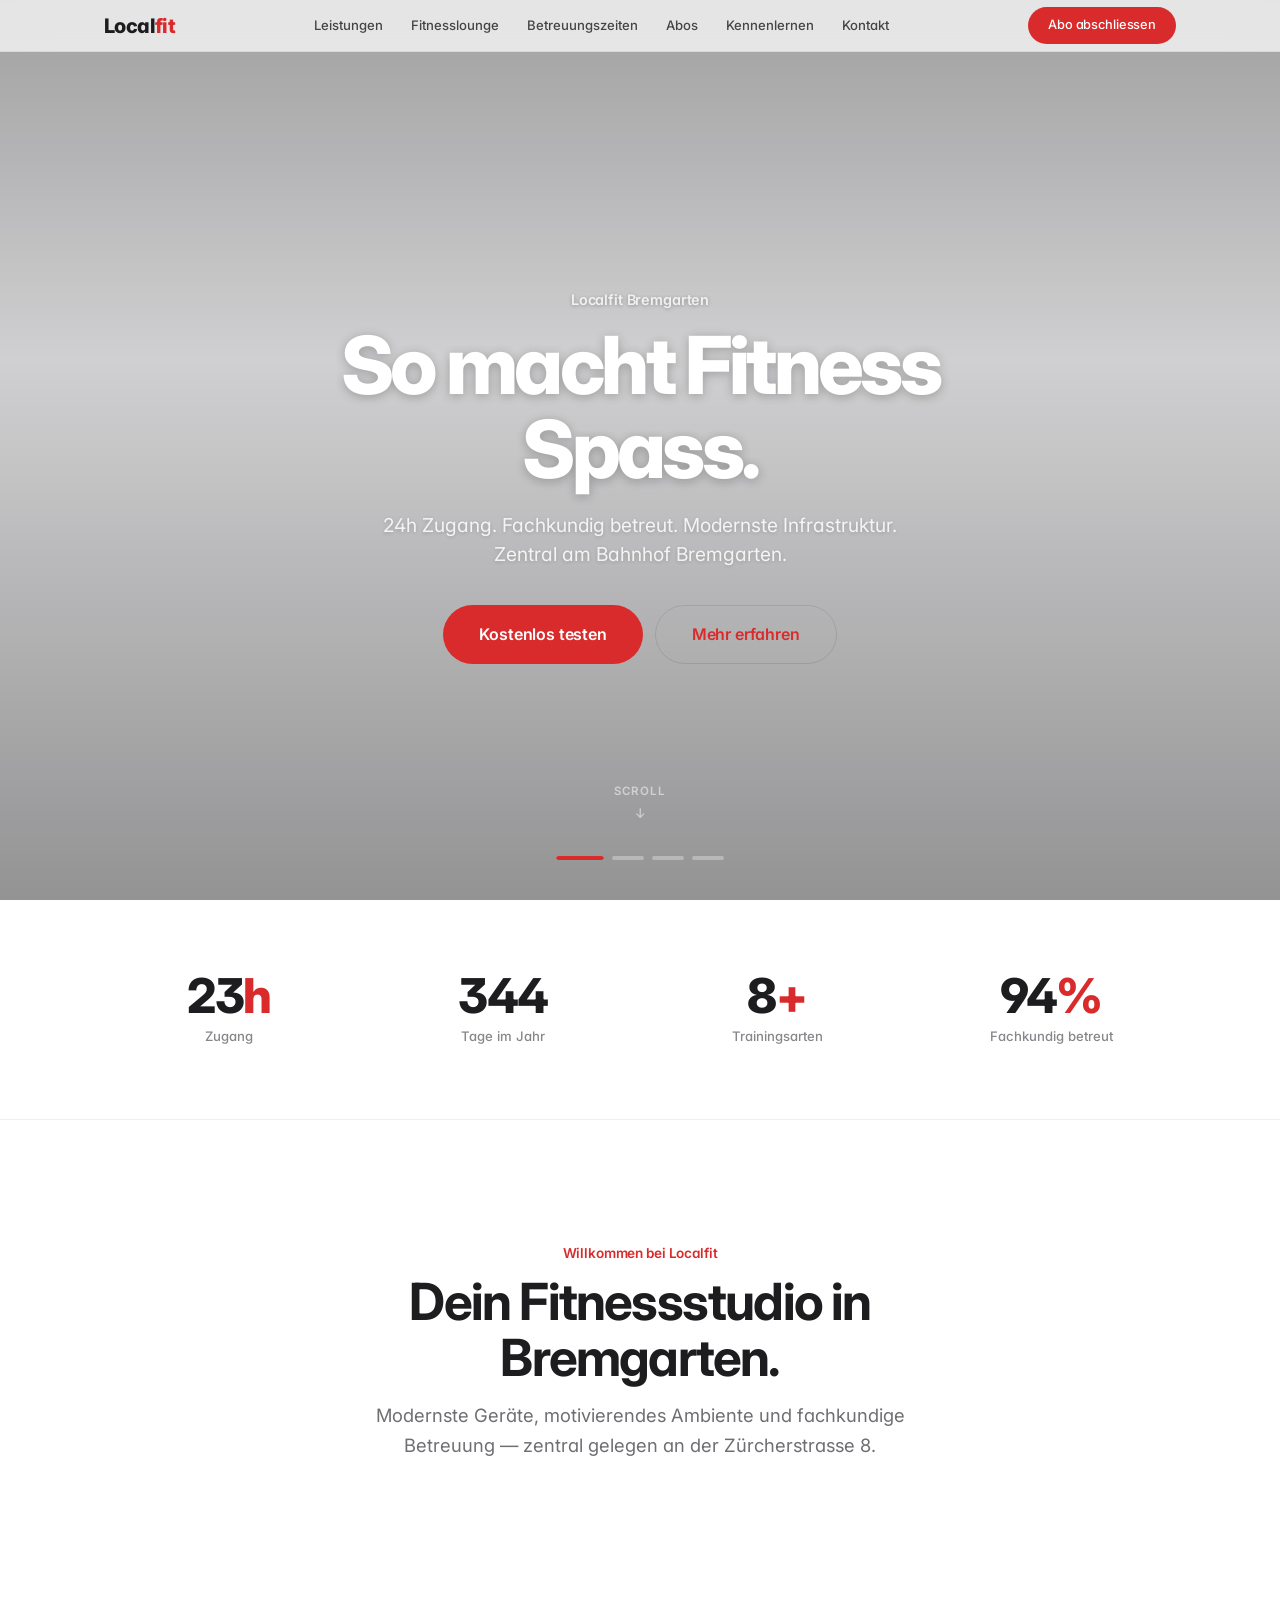
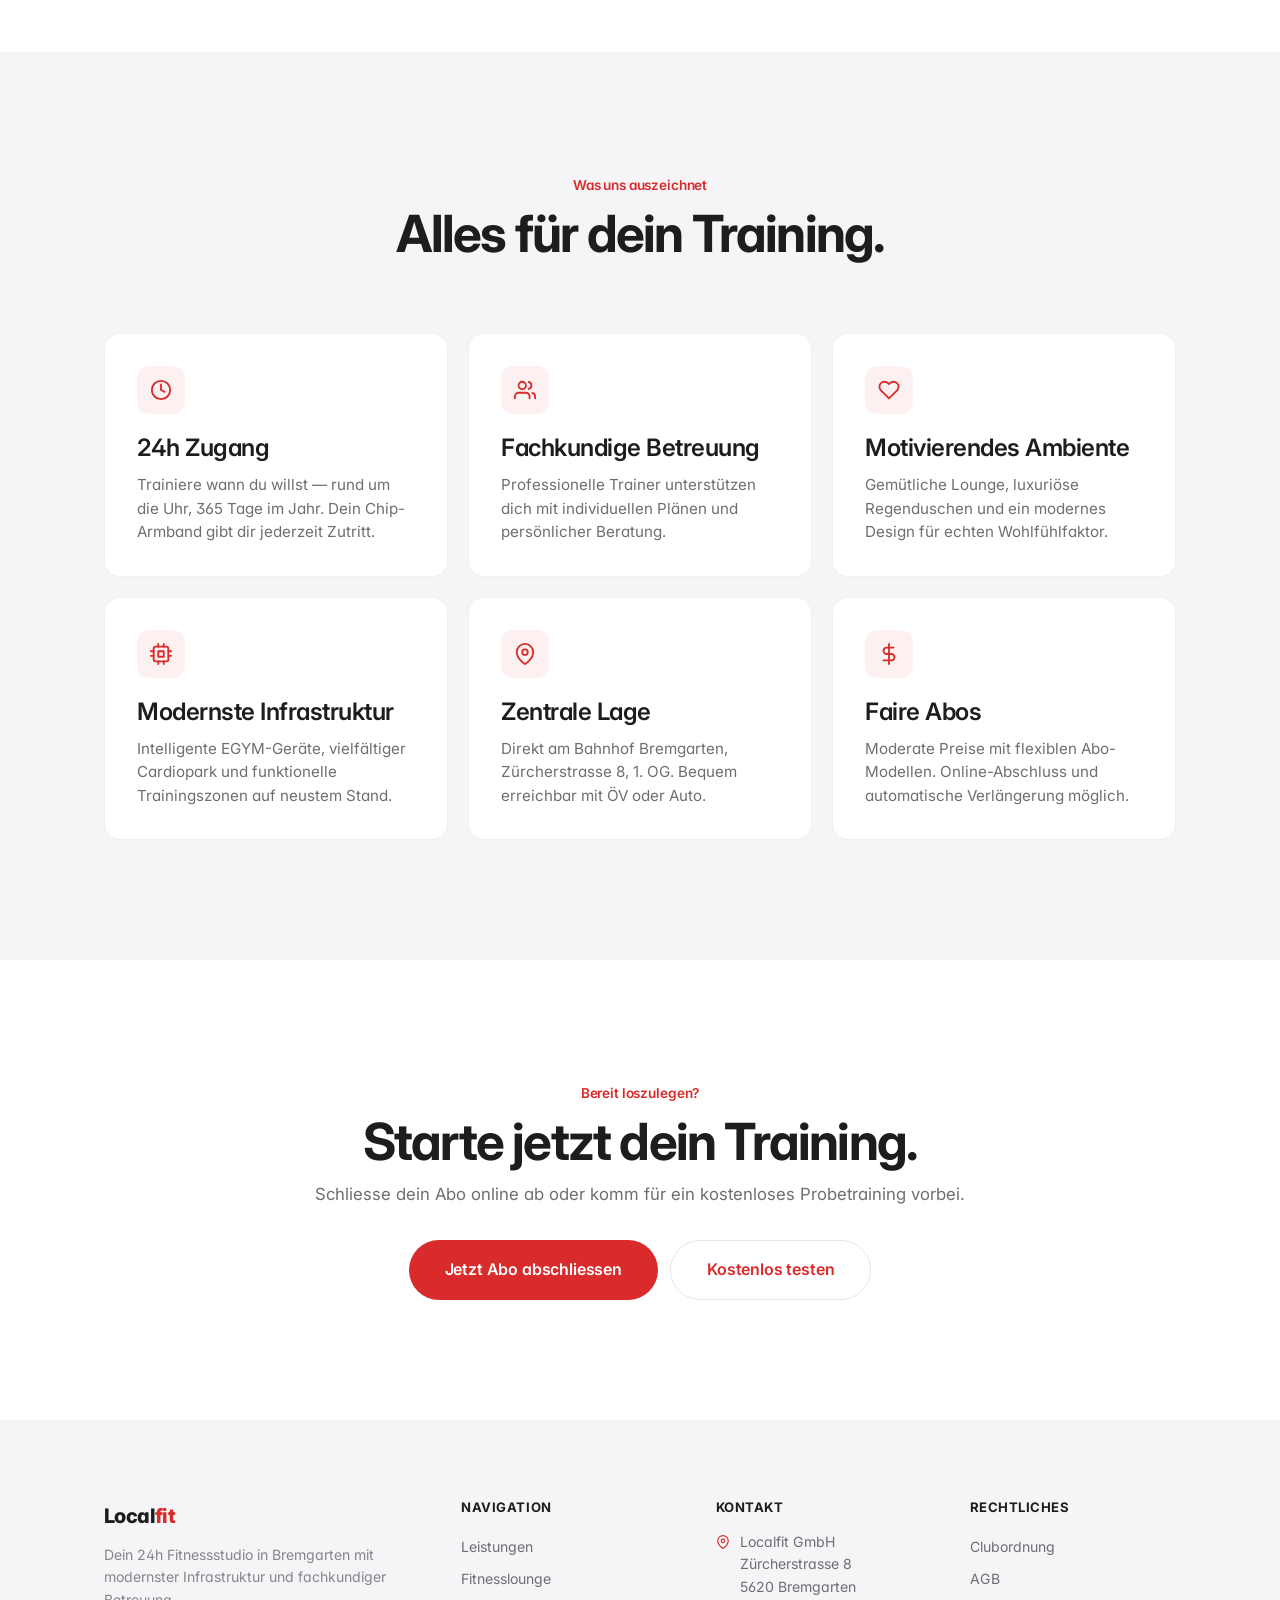
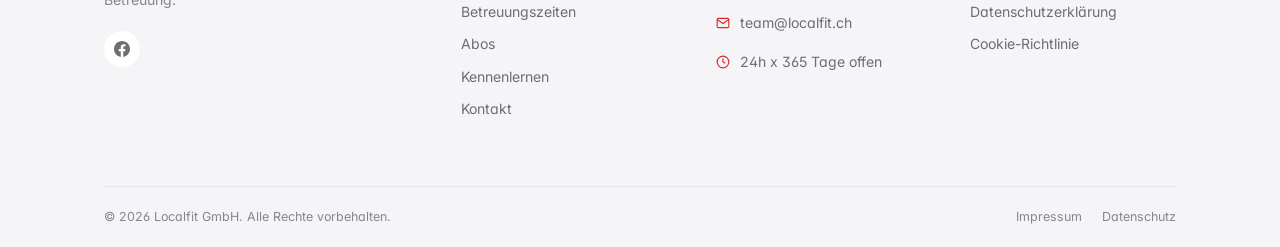
<file: index.html>
<!DOCTYPE html>
<html lang="de">
<head>
  <meta charset="UTF-8">
  <meta name="viewport" content="width=device-width, initial-scale=1.0">
  <title>Localfit Bremgarten — So macht Fitness Spass</title>
  <meta name="description" content="Localfit Bremgarten: 24h Fitnessstudio mit modernster Infrastruktur, fachkundiger Betreuung und motivierendem Ambiente.">
  <link rel="preconnect" href="https://fonts.googleapis.com">
  <link rel="preconnect" href="https://fonts.gstatic.com" crossorigin>
  <link rel="stylesheet" href="https://fonts.googleapis.com/css2?family=Inter:wght@300;400;500;600;700;800;900&display=swap">
  <link rel="preload" as="image" href="https://www.localfit.ch/wp-content/uploads/slider07.jpg">
  <link rel="stylesheet" href="css/style.css">
  <link rel="stylesheet" href="css/components.css">
  <link rel="stylesheet" href="css/pages.css">
</head>
<body>

  <a href="#main" class="skip-link">Zum Inhalt springen</a>

  <!-- NAVBAR -->
  <nav class="navbar" id="navbar">
    <div class="container">
      <a href="index.html" class="nav-logo">Local<span>fit</span></a>
      <div class="nav-links">
        <a href="leistungen.html">Leistungen</a>
        <a href="fitnesslounge.html">Fitnesslounge</a>
        <a href="betreuungszeiten.html">Betreuungszeiten</a>
        <a href="abos.html">Abos</a>
        <a href="kennenlernen.html">Kennenlernen</a>
        <a href="kontakt.html">Kontakt</a>
      </div>
      <a href="abos.html" class="btn btn-primary btn-sm nav-cta">Abo abschliessen</a>
      <button class="hamburger" id="hamburger" aria-label="Menü öffnen">
        <span></span><span></span><span></span>
      </button>
    </div>
  </nav>

  <!-- MOBILE MENU -->
  <div class="mobile-menu" id="mobileMenu">
    <a href="index.html">Home</a>
    <a href="leistungen.html">Leistungen</a>
    <a href="fitnesslounge.html">Fitnesslounge</a>
    <a href="betreuungszeiten.html">Betreuungszeiten</a>
    <a href="abos.html">Abos</a>
    <a href="kennenlernen.html">Kennenlernen</a>
    <a href="kontakt.html">Kontakt</a>
  </div>

  <main id="main">

  <!-- HERO -->
  <section class="hero" id="hero">
    <div class="hero-slides">
      <div class="hero-slide active">
        <div class="hero-slide-bg" style="background-image: url('https://www.localfit.ch/wp-content/uploads/slider07.jpg');"></div>
      </div>
      <div class="hero-slide">
        <div class="hero-slide-bg" style="background-image: url('https://www.localfit.ch/wp-content/uploads/slider05.jpg');"></div>
      </div>
      <div class="hero-slide">
        <div class="hero-slide-bg" style="background-image: url('https://www.localfit.ch/wp-content/uploads/slider-localfit-b.jpg');"></div>
      </div>
      <div class="hero-slide">
        <div class="hero-slide-bg" style="background-image: url('https://www.localfit.ch/wp-content/uploads/slider-localfit-a.jpg');"></div>
      </div>
    </div>

    <div class="hero-content">
      <div class="hero-text" id="heroText">
        <span class="section-label">Localfit Bremgarten</span>
        <h1>So macht Fitness Spass.</h1>
        <p>24h Zugang. Fachkundig betreut. Modernste Infrastruktur. Zentral am Bahnhof Bremgarten.</p>
        <div class="hero-buttons">
          <a href="kennenlernen.html" class="btn btn-primary btn-lg">Kostenlos testen</a>
          <a href="leistungen.html" class="btn btn-secondary btn-lg">Mehr erfahren</a>
        </div>
      </div>
    </div>

    <div id="heroSlideData" style="display:none;">
      <div data-label="Localfit Bremgarten" data-title="So macht Fitness Spass." data-text="24h Zugang. Fachkundig betreut. Modernste Infrastruktur. Zentral am Bahnhof Bremgarten." data-btn="Kostenlos testen" data-link="kennenlernen.html"></div>
      <div data-label="Modernste Ausstattung" data-title="Infrastruktur, die begeistert." data-text="Intelligente EGYM-Geräte, Cardiopark und luxuriöse Regenduschen — alles für dein Training." data-btn="Leistungen entdecken" data-link="leistungen.html"></div>
      <div data-label="Für alle Generationen" data-title="Dein Training. Dein Tempo." data-text="Ob Einsteiger oder Profi — finde dein individuelles Trainingsprogramm mit fachkundiger Beratung." data-btn="Jetzt kennenlernen" data-link="kennenlernen.html"></div>
      <div data-label="Dein Wohlfühlort" data-title="Wohlfühlen. Trainieren. Wiederkommen." data-text="Nur wer sich in seinem Fitnessclub wohlfühlt, wird motiviert trainieren. Überzeug dich selbst." data-btn="Lounge ansehen" data-link="fitnesslounge.html"></div>
    </div>

    <div class="hero-indicators" id="heroIndicators">
      <div class="hero-indicator active"><div class="hero-indicator-fill"></div></div>
      <div class="hero-indicator"><div class="hero-indicator-fill"></div></div>
      <div class="hero-indicator"><div class="hero-indicator-fill"></div></div>
      <div class="hero-indicator"><div class="hero-indicator-fill"></div></div>
    </div>

    <div class="hero-scroll">
      <span>Scroll</span>
      <svg width="14" height="14" viewBox="0 0 16 16" fill="none"><path d="M8 3v10m0 0l4-4m-4 4L4 9" stroke="currentColor" stroke-width="1.5" stroke-linecap="round" stroke-linejoin="round"/></svg>
    </div>
  </section>

  <!-- STATS -->
  <section class="stats-bar">
    <div class="container">
      <div class="stats-grid">
        <div class="stat-item reveal">
          <div class="stat-number"><span class="counter" data-target="24">0</span><span class="accent">h</span></div>
          <div class="stat-label">Zugang</div>
        </div>
        <div class="stat-item reveal reveal-delay-1">
          <div class="stat-number"><span class="counter" data-target="365">0</span></div>
          <div class="stat-label">Tage im Jahr</div>
        </div>
        <div class="stat-item reveal reveal-delay-2">
          <div class="stat-number"><span class="counter" data-target="8">0</span><span class="accent">+</span></div>
          <div class="stat-label">Trainingsarten</div>
        </div>
        <div class="stat-item reveal reveal-delay-3">
          <div class="stat-number"><span class="counter" data-target="100">0</span><span class="accent">%</span></div>
          <div class="stat-label">Fachkundig betreut</div>
        </div>
      </div>
    </div>
  </section>

  <!-- TAGLINE -->
  <section class="section">
    <div class="container">
      <div class="section-header reveal">
        <span class="section-label">Willkommen bei Localfit</span>
        <h2>Dein Fitnessstudio in Bremgarten.</h2>
        <p>Modernste Geräte, motivierendes Ambiente und fachkundige Betreuung — zentral gelegen an der Zürcherstrasse 8.</p>
      </div>
    </div>
  </section>

  <!-- FEATURES -->
  <section class="section features-section">
    <div class="container">
      <div class="section-header reveal">
        <span class="section-label">Was uns auszeichnet</span>
        <h2>Alles für dein Training.</h2>
      </div>
      <div class="grid grid-3">
        <div class="card reveal">
          <div class="card-icon">
            <svg width="22" height="22" viewBox="0 0 24 24" fill="none" stroke="currentColor" stroke-width="2" stroke-linecap="round" stroke-linejoin="round"><circle cx="12" cy="12" r="10"/><polyline points="12 6 12 12 16 14"/></svg>
          </div>
          <h3>24h Zugang</h3>
          <p>Trainiere wann du willst — rund um die Uhr, 365 Tage im Jahr. Dein Chip-Armband gibt dir jederzeit Zutritt.</p>
        </div>
        <div class="card reveal reveal-delay-1">
          <div class="card-icon">
            <svg width="22" height="22" viewBox="0 0 24 24" fill="none" stroke="currentColor" stroke-width="2" stroke-linecap="round" stroke-linejoin="round"><path d="M17 21v-2a4 4 0 0 0-4-4H5a4 4 0 0 0-4 4v2"/><circle cx="9" cy="7" r="4"/><path d="M23 21v-2a4 4 0 0 0-3-3.87"/><path d="M16 3.13a4 4 0 0 1 0 7.75"/></svg>
          </div>
          <h3>Fachkundige Betreuung</h3>
          <p>Professionelle Trainer unterstützen dich mit individuellen Plänen und persönlicher Beratung.</p>
        </div>
        <div class="card reveal reveal-delay-2">
          <div class="card-icon">
            <svg width="22" height="22" viewBox="0 0 24 24" fill="none" stroke="currentColor" stroke-width="2" stroke-linecap="round" stroke-linejoin="round"><path d="M20.84 4.61a5.5 5.5 0 0 0-7.78 0L12 5.67l-1.06-1.06a5.5 5.5 0 0 0-7.78 7.78l1.06 1.06L12 21.23l7.78-7.78 1.06-1.06a5.5 5.5 0 0 0 0-7.78z"/></svg>
          </div>
          <h3>Motivierendes Ambiente</h3>
          <p>Gemütliche Lounge, luxuriöse Regenduschen und ein modernes Design für echten Wohlfühlfaktor.</p>
        </div>
        <div class="card reveal">
          <div class="card-icon">
            <svg width="22" height="22" viewBox="0 0 24 24" fill="none" stroke="currentColor" stroke-width="2" stroke-linecap="round" stroke-linejoin="round"><rect x="4" y="4" width="16" height="16" rx="2" ry="2"/><rect x="9" y="9" width="6" height="6"/><line x1="9" y1="1" x2="9" y2="4"/><line x1="15" y1="1" x2="15" y2="4"/><line x1="9" y1="20" x2="9" y2="23"/><line x1="15" y1="20" x2="15" y2="23"/><line x1="20" y1="9" x2="23" y2="9"/><line x1="20" y1="14" x2="23" y2="14"/><line x1="1" y1="9" x2="4" y2="9"/><line x1="1" y1="14" x2="4" y2="14"/></svg>
          </div>
          <h3>Modernste Infrastruktur</h3>
          <p>Intelligente EGYM-Geräte, vielfältiger Cardiopark und funktionelle Trainingszonen auf neustem Stand.</p>
        </div>
        <div class="card reveal reveal-delay-1">
          <div class="card-icon">
            <svg width="22" height="22" viewBox="0 0 24 24" fill="none" stroke="currentColor" stroke-width="2" stroke-linecap="round" stroke-linejoin="round"><path d="M21 10c0 7-9 13-9 13s-9-6-9-13a9 9 0 0 1 18 0z"/><circle cx="12" cy="10" r="3"/></svg>
          </div>
          <h3>Zentrale Lage</h3>
          <p>Direkt am Bahnhof Bremgarten, Zürcherstrasse 8, 1. OG. Bequem erreichbar mit ÖV oder Auto.</p>
        </div>
        <div class="card reveal reveal-delay-2">
          <div class="card-icon">
            <svg width="22" height="22" viewBox="0 0 24 24" fill="none" stroke="currentColor" stroke-width="2" stroke-linecap="round" stroke-linejoin="round"><line x1="12" y1="1" x2="12" y2="23"/><path d="M17 5H9.5a3.5 3.5 0 0 0 0 7h5a3.5 3.5 0 0 1 0 7H6"/></svg>
          </div>
          <h3>Faire Abos</h3>
          <p>Moderate Preise mit flexiblen Abo-Modellen. Online-Abschluss und automatische Verlängerung möglich.</p>
        </div>
      </div>
    </div>
  </section>

  <!-- CTA -->
  <section class="section cta-section">
    <div class="container reveal">
      <span class="section-label">Bereit loszulegen?</span>
      <h2>Starte jetzt dein Training.</h2>
      <p>Schliesse dein Abo online ab oder komm für ein kostenloses Probetraining vorbei.</p>
      <div style="display: flex; gap: 12px; justify-content: center; flex-wrap: wrap;">
        <a href="abos.html" class="btn btn-primary btn-lg">Jetzt Abo abschliessen</a>
        <a href="kennenlernen.html" class="btn btn-secondary btn-lg">Kostenlos testen</a>
      </div>
    </div>
  </section>

  </main>

  <!-- FOOTER -->
  <footer class="footer">
    <div class="container">
      <div class="footer-grid">
        <div class="footer-brand">
          <a href="index.html" class="nav-logo">Local<span>fit</span></a>
          <p>Dein 24h Fitnessstudio in Bremgarten mit modernster Infrastruktur und fachkundiger Betreuung.</p>
          <div class="footer-social">
            <a href="https://www.facebook.com" target="_blank" rel="noopener" aria-label="Facebook">
              <svg width="16" height="16" viewBox="0 0 24 24" fill="currentColor"><path d="M24 12.073c0-6.627-5.373-12-12-12s-12 5.373-12 12c0 5.99 4.388 10.954 10.125 11.854v-8.385H7.078v-3.47h3.047V9.43c0-3.007 1.792-4.669 4.533-4.669 1.312 0 2.686.235 2.686.235v2.953H15.83c-1.491 0-1.956.925-1.956 1.874v2.25h3.328l-.532 3.47h-2.796v8.385C19.612 23.027 24 18.062 24 12.073z"/></svg>
            </a>
          </div>
        </div>
        <div>
          <h4>Navigation</h4>
          <div class="footer-links">
            <a href="leistungen.html">Leistungen</a>
            <a href="fitnesslounge.html">Fitnesslounge</a>
            <a href="betreuungszeiten.html">Betreuungszeiten</a>
            <a href="abos.html">Abos</a>
            <a href="kennenlernen.html">Kennenlernen</a>
            <a href="kontakt.html">Kontakt</a>
          </div>
        </div>
        <div>
          <h4>Kontakt</h4>
          <div class="footer-contact-item">
            <span class="footer-contact-icon"><svg width="14" height="14" viewBox="0 0 24 24" fill="none" stroke="currentColor" stroke-width="2"><path d="M21 10c0 7-9 13-9 13s-9-6-9-13a9 9 0 0 1 18 0z"/><circle cx="12" cy="10" r="3"/></svg></span>
            <span>Localfit GmbH<br>Zürcherstrasse 8<br>5620 Bremgarten</span>
          </div>
          <div class="footer-contact-item">
            <span class="footer-contact-icon"><svg width="14" height="14" viewBox="0 0 24 24" fill="none" stroke="currentColor" stroke-width="2"><path d="M4 4h16c1.1 0 2 .9 2 2v12c0 1.1-.9 2-2 2H4c-1.1 0-2-.9-2-2V6c0-1.1.9-2 2-2z"/><polyline points="22,6 12,13 2,6"/></svg></span>
            <a href="mailto:team@localfit.ch" style="color: inherit; text-decoration: none;">team@localfit.ch</a>
          </div>
          <div class="footer-contact-item">
            <span class="footer-contact-icon"><svg width="14" height="14" viewBox="0 0 24 24" fill="none" stroke="currentColor" stroke-width="2"><circle cx="12" cy="12" r="10"/><polyline points="12 6 12 12 16 14"/></svg></span>
            <span>24h x 365 Tage offen</span>
          </div>
        </div>
        <div>
          <h4>Rechtliches</h4>
          <div class="footer-links">
            <a href="#">Clubordnung</a>
            <a href="#">AGB</a>
            <a href="#">Datenschutzerklärung</a>
            <a href="#">Cookie-Richtlinie</a>
          </div>
        </div>
      </div>
      <div class="footer-bottom">
        <span>&copy; 2026 Localfit GmbH. Alle Rechte vorbehalten.</span>
        <div class="footer-bottom-links">
          <a href="#">Impressum</a>
          <a href="#">Datenschutz</a>
        </div>
      </div>
    </div>
  </footer>

  <button class="back-to-top" id="backToTop" aria-label="Nach oben">
    <svg width="18" height="18" viewBox="0 0 24 24" fill="none" stroke="currentColor" stroke-width="2.5" stroke-linecap="round" stroke-linejoin="round"><polyline points="18 15 12 9 6 15"/></svg>
  </button>

  <script src="js/main.js"></script>
  <script src="js/carousel.js"></script>
</body>
</html>
</file>
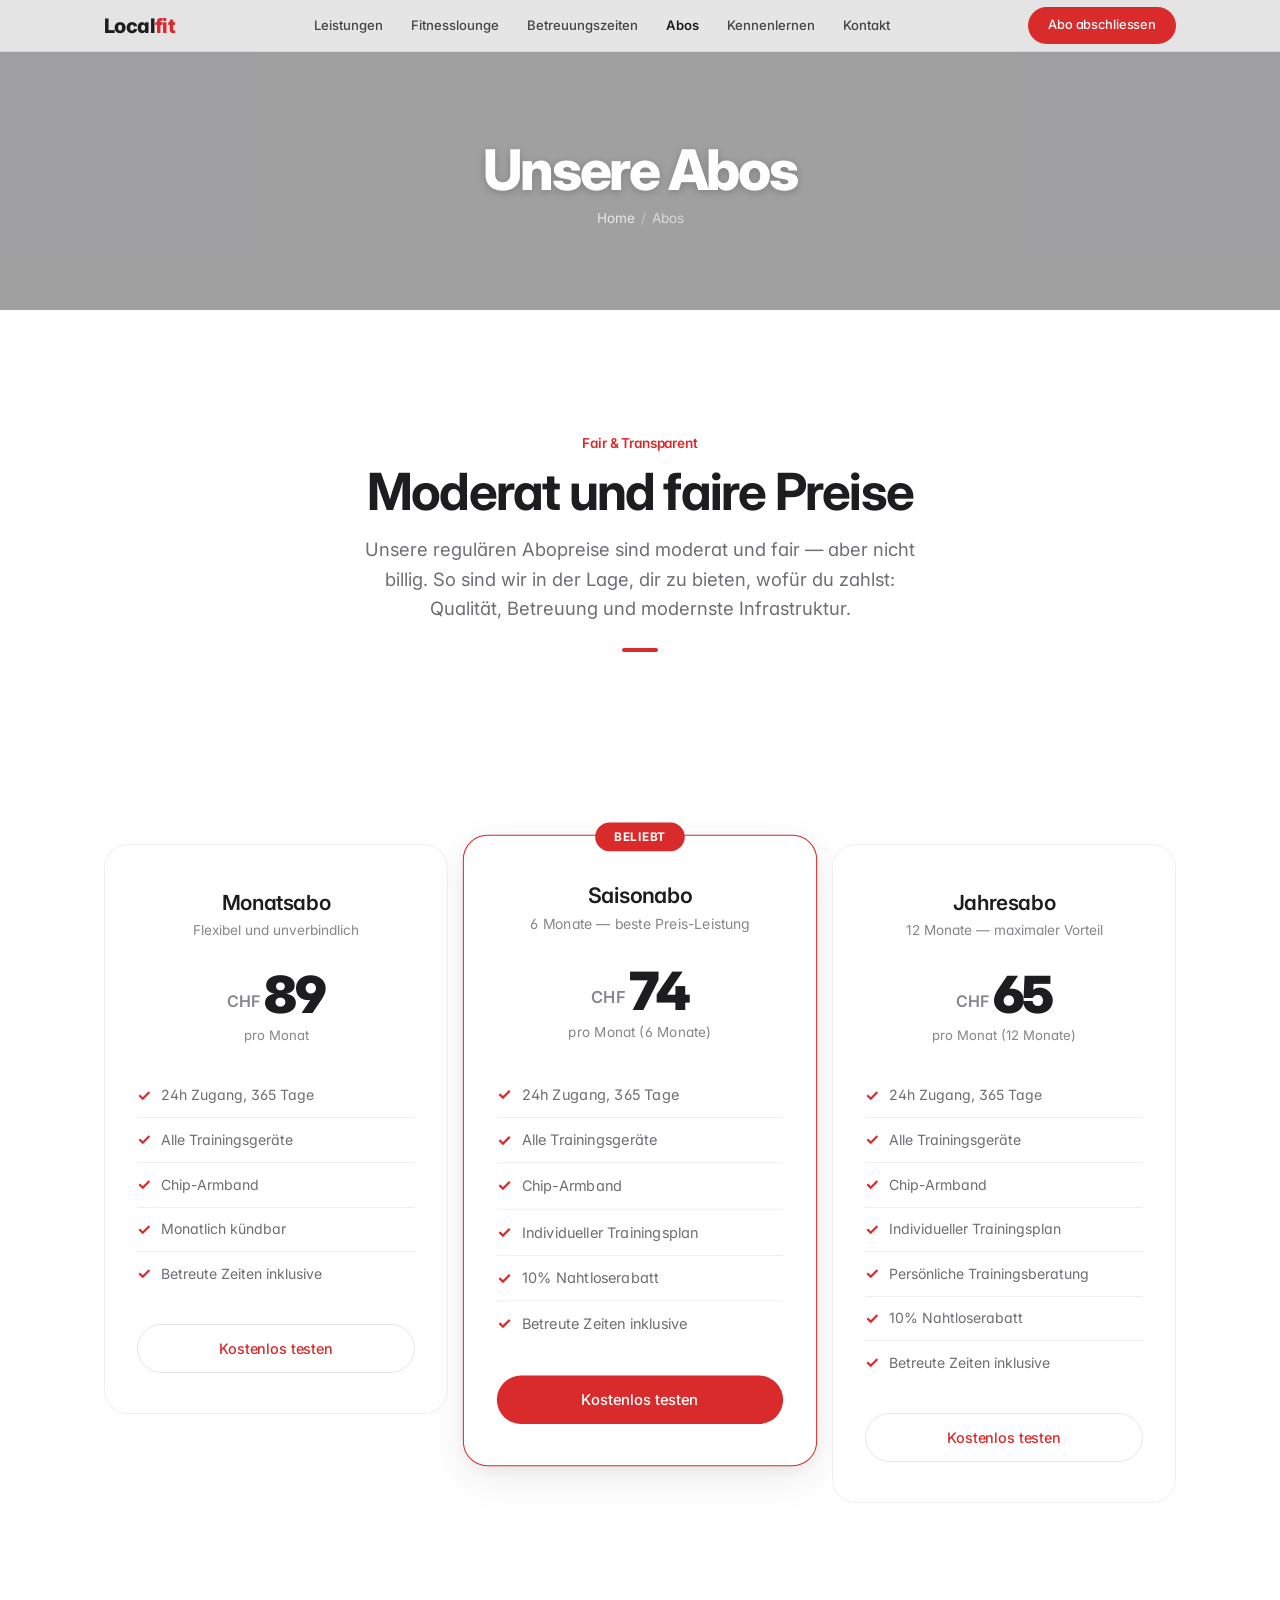
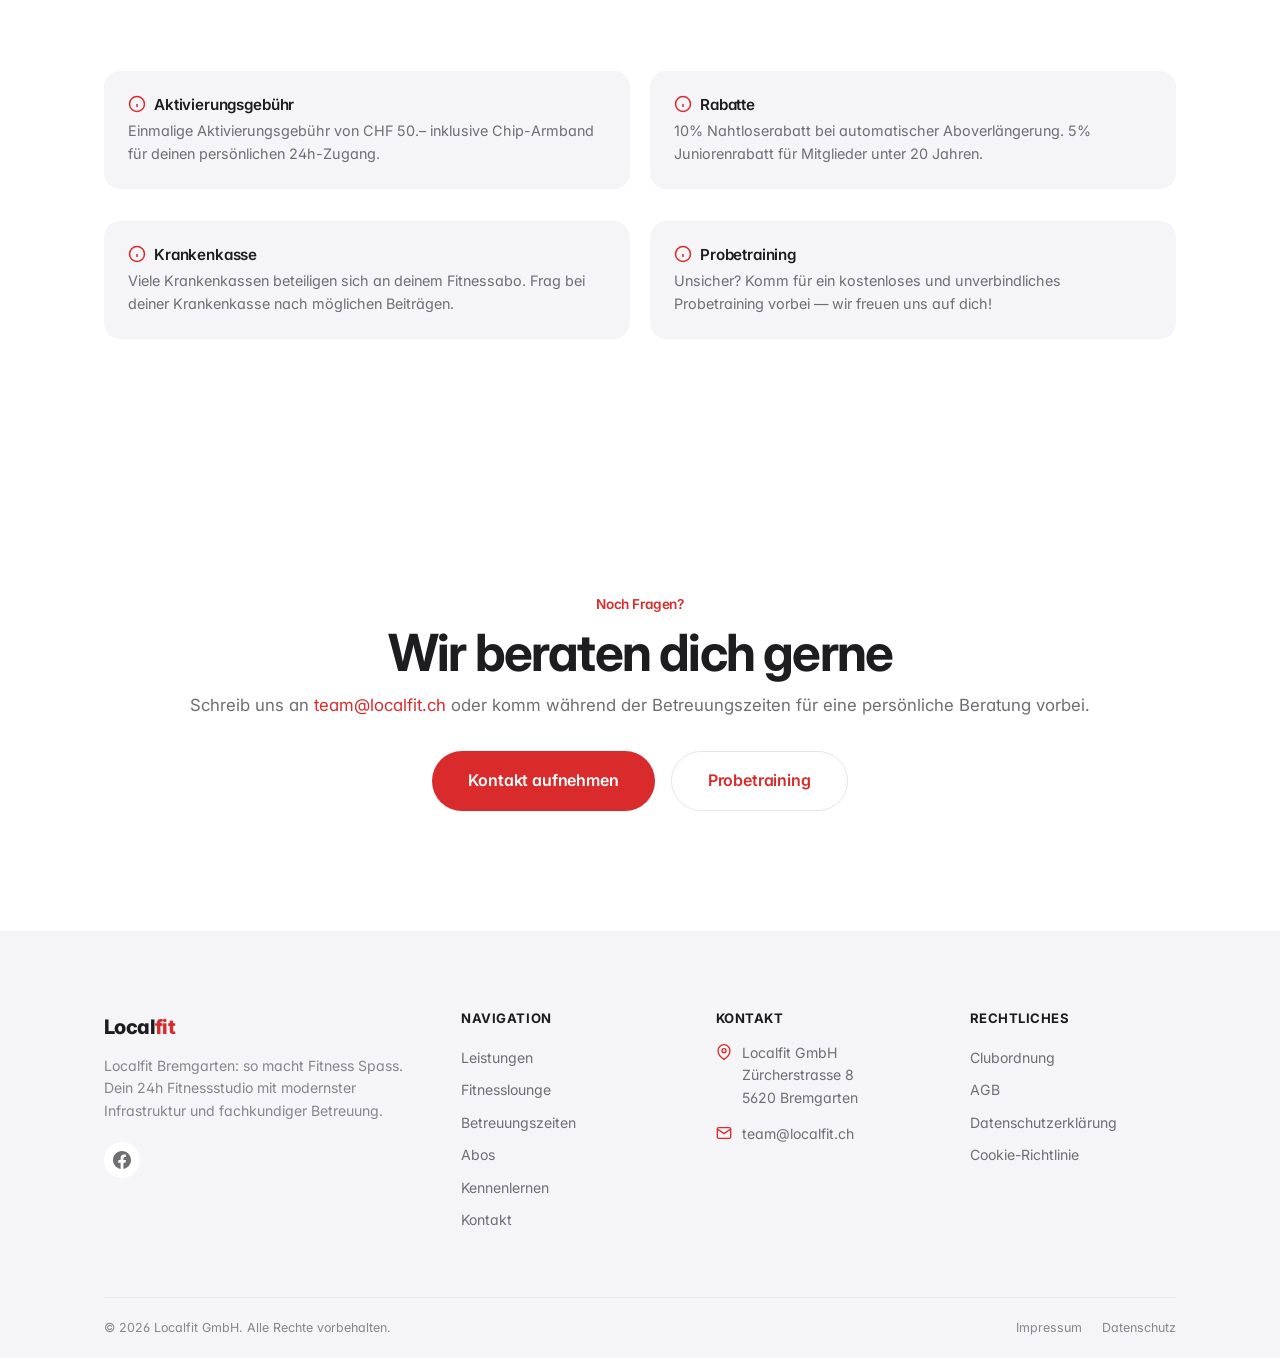
<file: abos.html>
<!DOCTYPE html>
<html lang="de">
<head>
  <meta charset="UTF-8">
  <meta name="viewport" content="width=device-width, initial-scale=1.0">
  <title>Abos — Localfit Bremgarten</title>
  <meta name="description" content="Unsere Abo-Preise: Monats-, Saison- und Jahresabonnements mit fairen Preisen und flexiblen Optionen.">
  <link rel="preconnect" href="https://fonts.googleapis.com">
  <link rel="preconnect" href="https://fonts.gstatic.com" crossorigin>
  <link rel="stylesheet" href="https://fonts.googleapis.com/css2?family=Inter:wght@300;400;500;600;700;800;900&display=swap">
  <link rel="stylesheet" href="css/style.css">
  <link rel="stylesheet" href="css/components.css">
  <link rel="stylesheet" href="css/pages.css">
</head>
<body>

  <a href="#main" class="skip-link">Zum Inhalt springen</a>

  <!-- NAVBAR -->
  <nav class="navbar scrolled" id="navbar">
    <div class="container">
      <a href="index.html" class="nav-logo">Local<span>fit</span></a>
      <div class="nav-links">
        <a href="leistungen.html">Leistungen</a>
        <a href="fitnesslounge.html">Fitnesslounge</a>
        <a href="betreuungszeiten.html">Betreuungszeiten</a>
        <a href="abos.html">Abos</a>
        <a href="kennenlernen.html">Kennenlernen</a>
        <a href="kontakt.html">Kontakt</a>
      </div>
      <a href="abos.html" class="btn btn-primary btn-sm nav-cta">Abo abschliessen</a>
      <button class="hamburger" id="hamburger" aria-label="Menü öffnen">
        <span></span><span></span><span></span>
      </button>
    </div>
  </nav>

  <div class="mobile-menu" id="mobileMenu">
    <a href="index.html">Home</a>
    <a href="leistungen.html">Leistungen</a>
    <a href="fitnesslounge.html">Fitnesslounge</a>
    <a href="betreuungszeiten.html">Betreuungszeiten</a>
    <a href="abos.html">Abos</a>
    <a href="kennenlernen.html">Kennenlernen</a>
    <a href="kontakt.html">Kontakt</a>
  </div>

  <main id="main">

  <!-- PAGE HERO -->
  <section class="page-hero">
    <div class="page-hero-bg" style="background: url('https://www.localfit.ch/wp-content/uploads/slider05.jpg') center/cover no-repeat;"></div>
    <div class="container">
      <h1>Unsere Abos</h1>
      <div class="breadcrumb">
        <a href="index.html">Home</a>
        <span class="sep">/</span>
        <span>Abos</span>
      </div>
    </div>
  </section>

  <!-- INTRO -->
  <section class="section">
    <div class="container">
      <div class="section-header reveal">
        <span class="section-label">Fair & Transparent</span>
        <h2>Moderat und faire Preise</h2>
        <p>Unsere regulären Abopreise sind moderat und fair — aber nicht billig. So sind wir in der Lage, dir zu bieten, wofür du zahlst: Qualität, Betreuung und modernste Infrastruktur.</p>
        <div class="divider"></div>
      </div>
    </div>
  </section>

  <!-- PRICING CARDS -->
  <section class="section" style="padding-top: 0;">
    <div class="container">
      <div class="pricing-grid">

        <!-- Monatsabo -->
        <div class="pricing-card reveal">
          <h3>Monatsabo</h3>
          <p class="subtitle">Flexibel und unverbindlich</p>
          <div class="pricing-price">
            <span class="currency">CHF </span><span class="amount">89</span>
            <span class="period">pro Monat</span>
          </div>
          <ul class="pricing-features">
            <li><span class="check">&#10003;</span> 24h Zugang, 365 Tage</li>
            <li><span class="check">&#10003;</span> Alle Trainingsgeräte</li>
            <li><span class="check">&#10003;</span> Chip-Armband</li>
            <li><span class="check">&#10003;</span> Monatlich kündbar</li>
            <li><span class="check">&#10003;</span> Betreute Zeiten inklusive</li>
          </ul>
          <a href="kennenlernen.html" class="btn btn-secondary" style="width: 100%;">Kostenlos testen</a>
        </div>

        <!-- Saisonabo (6 Monate) -->
        <div class="pricing-card featured reveal reveal-delay-1">
          <div class="pricing-badge">Beliebt</div>
          <h3>Saisonabo</h3>
          <p class="subtitle">6 Monate — beste Preis-Leistung</p>
          <div class="pricing-price">
            <span class="currency">CHF </span><span class="amount">74</span>
            <span class="period">pro Monat (6 Monate)</span>
          </div>
          <ul class="pricing-features">
            <li><span class="check">&#10003;</span> 24h Zugang, 365 Tage</li>
            <li><span class="check">&#10003;</span> Alle Trainingsgeräte</li>
            <li><span class="check">&#10003;</span> Chip-Armband</li>
            <li><span class="check">&#10003;</span> Individueller Trainingsplan</li>
            <li><span class="check">&#10003;</span> 10% Nahtloserabatt</li>
            <li><span class="check">&#10003;</span> Betreute Zeiten inklusive</li>
          </ul>
          <a href="kennenlernen.html" class="btn btn-primary" style="width: 100%;">Kostenlos testen</a>
        </div>

        <!-- Jahresabo -->
        <div class="pricing-card reveal reveal-delay-2">
          <h3>Jahresabo</h3>
          <p class="subtitle">12 Monate — maximaler Vorteil</p>
          <div class="pricing-price">
            <span class="currency">CHF </span><span class="amount">65</span>
            <span class="period">pro Monat (12 Monate)</span>
          </div>
          <ul class="pricing-features">
            <li><span class="check">&#10003;</span> 24h Zugang, 365 Tage</li>
            <li><span class="check">&#10003;</span> Alle Trainingsgeräte</li>
            <li><span class="check">&#10003;</span> Chip-Armband</li>
            <li><span class="check">&#10003;</span> Individueller Trainingsplan</li>
            <li><span class="check">&#10003;</span> Persönliche Trainingsberatung</li>
            <li><span class="check">&#10003;</span> 10% Nahtloserabatt</li>
            <li><span class="check">&#10003;</span> Betreute Zeiten inklusive</li>
          </ul>
          <a href="kennenlernen.html" class="btn btn-secondary" style="width: 100%;">Kostenlos testen</a>
        </div>
      </div>
    </div>
  </section>

  <!-- INFO BOXES -->
  <section class="section" style="padding-top: 0;">
    <div class="container">
      <div class="pricing-info">
        <div class="grid grid-2">
          <div class="info-box reveal">
            <h4>
              <svg width="18" height="18" viewBox="0 0 24 24" fill="none" stroke="var(--accent)" stroke-width="2"><circle cx="12" cy="12" r="10"/><line x1="12" y1="16" x2="12" y2="12"/><line x1="12" y1="8" x2="12.01" y2="8"/></svg>
              Aktivierungsgebühr
            </h4>
            <p>Einmalige Aktivierungsgebühr von CHF 50.– inklusive Chip-Armband für deinen persönlichen 24h-Zugang.</p>
          </div>
          <div class="info-box reveal reveal-delay-1">
            <h4>
              <svg width="18" height="18" viewBox="0 0 24 24" fill="none" stroke="var(--accent)" stroke-width="2"><circle cx="12" cy="12" r="10"/><line x1="12" y1="16" x2="12" y2="12"/><line x1="12" y1="8" x2="12.01" y2="8"/></svg>
              Rabatte
            </h4>
            <p>10% Nahtloserabatt bei automatischer Aboverlängerung. 5% Juniorenrabatt für Mitglieder unter 20 Jahren.</p>
          </div>
          <div class="info-box reveal">
            <h4>
              <svg width="18" height="18" viewBox="0 0 24 24" fill="none" stroke="var(--accent)" stroke-width="2"><circle cx="12" cy="12" r="10"/><line x1="12" y1="16" x2="12" y2="12"/><line x1="12" y1="8" x2="12.01" y2="8"/></svg>
              Krankenkasse
            </h4>
            <p>Viele Krankenkassen beteiligen sich an deinem Fitnessabo. Frag bei deiner Krankenkasse nach möglichen Beiträgen.</p>
          </div>
          <div class="info-box reveal reveal-delay-1">
            <h4>
              <svg width="18" height="18" viewBox="0 0 24 24" fill="none" stroke="var(--accent)" stroke-width="2"><circle cx="12" cy="12" r="10"/><line x1="12" y1="16" x2="12" y2="12"/><line x1="12" y1="8" x2="12.01" y2="8"/></svg>
              Probetraining
            </h4>
            <p>Unsicher? Komm für ein kostenloses und unverbindliches Probetraining vorbei — wir freuen uns auf dich!</p>
          </div>
        </div>
      </div>
    </div>
  </section>

  <!-- CTA -->
  <section class="section cta-section">
    <div class="container reveal">
      <span class="section-label">Noch Fragen?</span>
      <h2>Wir beraten dich gerne</h2>
      <p>Schreib uns an <a href="mailto:team@localfit.ch" style="color: var(--accent);">team@localfit.ch</a> oder komm während der Betreuungszeiten für eine persönliche Beratung vorbei.</p>
      <div style="display: flex; gap: 16px; justify-content: center; flex-wrap: wrap;">
        <a href="kontakt.html" class="btn btn-primary btn-lg">Kontakt aufnehmen</a>
        <a href="kennenlernen.html" class="btn btn-secondary btn-lg">Probetraining</a>
      </div>
    </div>
  </section>

  </main>

  <!-- FOOTER -->
  <footer class="footer">
    <div class="container">
      <div class="footer-grid">
        <div class="footer-brand">
          <a href="index.html" class="nav-logo">Local<span>fit</span></a>
          <p>Localfit Bremgarten: so macht Fitness Spass. Dein 24h Fitnessstudio mit modernster Infrastruktur und fachkundiger Betreuung.</p>
          <div class="footer-social">
            <a href="https://www.facebook.com" target="_blank" rel="noopener" aria-label="Facebook">
              <svg width="18" height="18" viewBox="0 0 24 24" fill="currentColor"><path d="M24 12.073c0-6.627-5.373-12-12-12s-12 5.373-12 12c0 5.99 4.388 10.954 10.125 11.854v-8.385H7.078v-3.47h3.047V9.43c0-3.007 1.792-4.669 4.533-4.669 1.312 0 2.686.235 2.686.235v2.953H15.83c-1.491 0-1.956.925-1.956 1.874v2.25h3.328l-.532 3.47h-2.796v8.385C19.612 23.027 24 18.062 24 12.073z"/></svg>
            </a>
          </div>
        </div>
        <div>
          <h4>Navigation</h4>
          <div class="footer-links">
            <a href="leistungen.html">Leistungen</a>
            <a href="fitnesslounge.html">Fitnesslounge</a>
            <a href="betreuungszeiten.html">Betreuungszeiten</a>
            <a href="abos.html">Abos</a>
            <a href="kennenlernen.html">Kennenlernen</a>
            <a href="kontakt.html">Kontakt</a>
          </div>
        </div>
        <div>
          <h4>Kontakt</h4>
          <div class="footer-contact-item">
            <span class="footer-contact-icon">
              <svg width="16" height="16" viewBox="0 0 24 24" fill="none" stroke="currentColor" stroke-width="2"><path d="M21 10c0 7-9 13-9 13s-9-6-9-13a9 9 0 0 1 18 0z"/><circle cx="12" cy="10" r="3"/></svg>
            </span>
            <span>Localfit GmbH<br>Zürcherstrasse 8<br>5620 Bremgarten</span>
          </div>
          <div class="footer-contact-item">
            <span class="footer-contact-icon">
              <svg width="16" height="16" viewBox="0 0 24 24" fill="none" stroke="currentColor" stroke-width="2"><path d="M4 4h16c1.1 0 2 .9 2 2v12c0 1.1-.9 2-2 2H4c-1.1 0-2-.9-2-2V6c0-1.1.9-2 2-2z"/><polyline points="22,6 12,13 2,6"/></svg>
            </span>
            <a href="mailto:team@localfit.ch" style="color: inherit; text-decoration: none;">team@localfit.ch</a>
          </div>
        </div>
        <div>
          <h4>Rechtliches</h4>
          <div class="footer-links">
            <a href="#">Clubordnung</a>
            <a href="#">AGB</a>
            <a href="#">Datenschutzerklärung</a>
            <a href="#">Cookie-Richtlinie</a>
          </div>
        </div>
      </div>
      <div class="footer-bottom">
        <span>&copy; 2026 Localfit GmbH. Alle Rechte vorbehalten.</span>
        <div class="footer-bottom-links">
          <a href="#">Impressum</a>
          <a href="#">Datenschutz</a>
        </div>
      </div>
    </div>
  </footer>

  <button class="back-to-top" id="backToTop" aria-label="Nach oben">
    <svg width="20" height="20" viewBox="0 0 24 24" fill="none" stroke="currentColor" stroke-width="2.5" stroke-linecap="round" stroke-linejoin="round"><polyline points="18 15 12 9 6 15"/></svg>
  </button>

  <script src="js/main.js"></script>
</body>
</html>
</file>
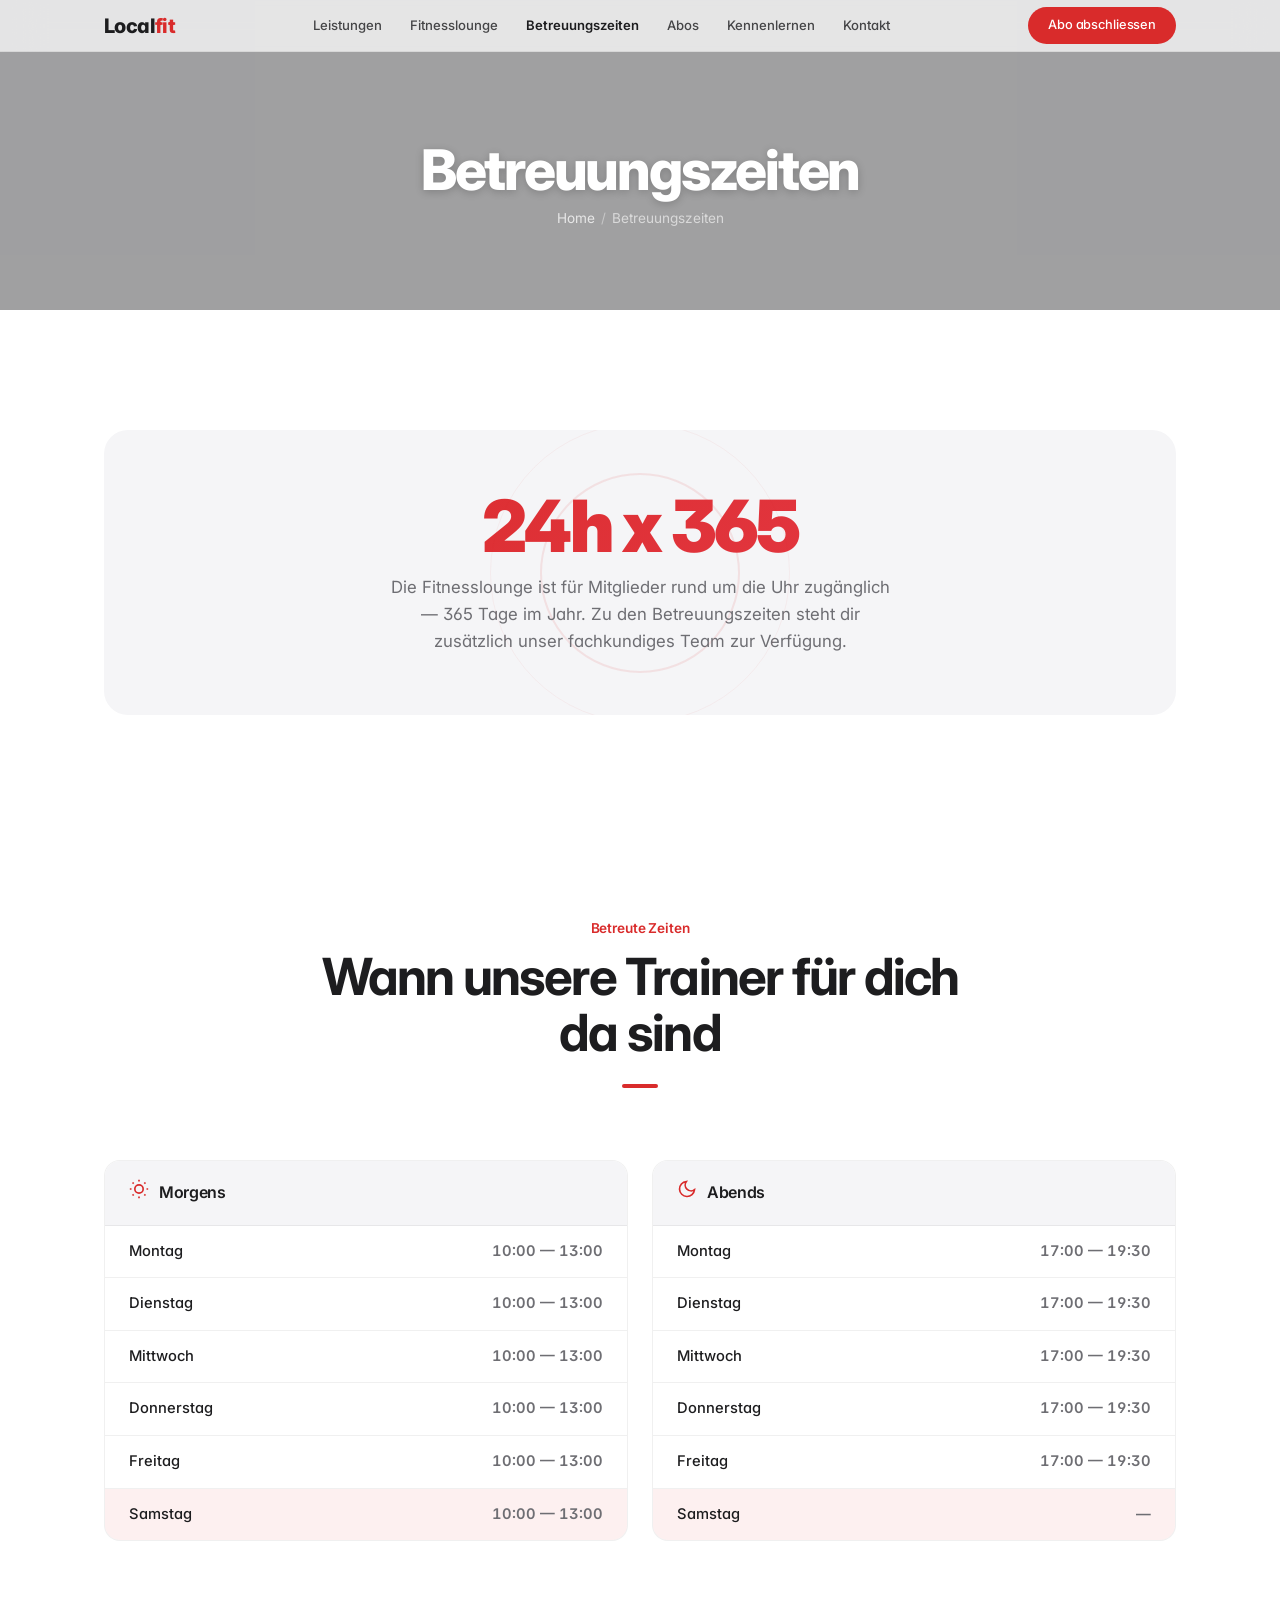
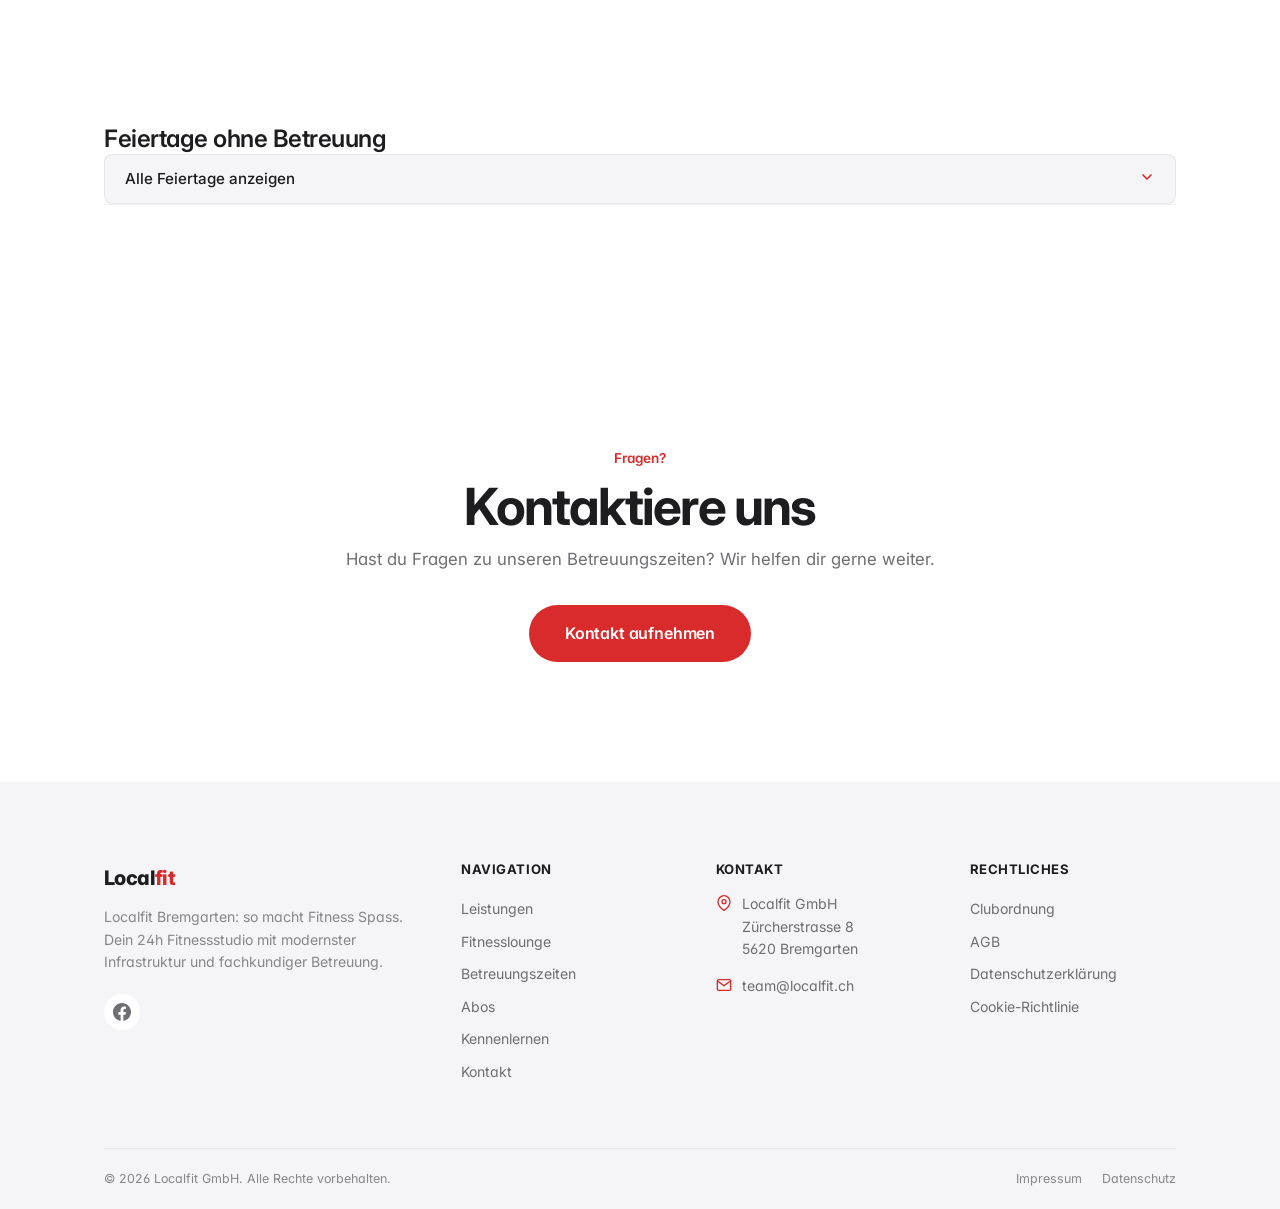
<file: betreuungszeiten.html>
<!DOCTYPE html>
<html lang="de">
<head>
  <meta charset="UTF-8">
  <meta name="viewport" content="width=device-width, initial-scale=1.0">
  <title>Betreuungszeiten — Localfit Bremgarten</title>
  <meta name="description" content="Betreuungszeiten der Localfit Bremgarten: Morgens und abends stehen dir unsere fachkundigen Trainer zur Verfügung.">
  <link rel="preconnect" href="https://fonts.googleapis.com">
  <link rel="preconnect" href="https://fonts.gstatic.com" crossorigin>
  <link rel="stylesheet" href="https://fonts.googleapis.com/css2?family=Inter:wght@300;400;500;600;700;800;900&display=swap">
  <link rel="stylesheet" href="css/style.css">
  <link rel="stylesheet" href="css/components.css">
  <link rel="stylesheet" href="css/pages.css">
</head>
<body>

  <a href="#main" class="skip-link">Zum Inhalt springen</a>

  <!-- NAVBAR -->
  <nav class="navbar scrolled" id="navbar">
    <div class="container">
      <a href="index.html" class="nav-logo">Local<span>fit</span></a>
      <div class="nav-links">
        <a href="leistungen.html">Leistungen</a>
        <a href="fitnesslounge.html">Fitnesslounge</a>
        <a href="betreuungszeiten.html">Betreuungszeiten</a>
        <a href="abos.html">Abos</a>
        <a href="kennenlernen.html">Kennenlernen</a>
        <a href="kontakt.html">Kontakt</a>
      </div>
      <a href="abos.html" class="btn btn-primary btn-sm nav-cta">Abo abschliessen</a>
      <button class="hamburger" id="hamburger" aria-label="Menü öffnen">
        <span></span><span></span><span></span>
      </button>
    </div>
  </nav>

  <div class="mobile-menu" id="mobileMenu">
    <a href="index.html">Home</a>
    <a href="leistungen.html">Leistungen</a>
    <a href="fitnesslounge.html">Fitnesslounge</a>
    <a href="betreuungszeiten.html">Betreuungszeiten</a>
    <a href="abos.html">Abos</a>
    <a href="kennenlernen.html">Kennenlernen</a>
    <a href="kontakt.html">Kontakt</a>
  </div>

  <main id="main">

  <!-- PAGE HERO -->
  <section class="page-hero">
    <div class="page-hero-bg" style="background: url('https://www.localfit.ch/wp-content/uploads/leistung_24std.jpg') center/cover no-repeat;"></div>
    <div class="container">
      <h1>Betreuungszeiten</h1>
      <div class="breadcrumb">
        <a href="index.html">Home</a>
        <span class="sep">/</span>
        <span>Betreuungszeiten</span>
      </div>
    </div>
  </section>

  <!-- 24H BADGE -->
  <section class="section">
    <div class="container">
      <div class="badge-24h reveal">
        <div class="big-number">24h x 365</div>
        <p>Die Fitnesslounge ist für Mitglieder rund um die Uhr zugänglich — 365 Tage im Jahr. Zu den Betreuungszeiten steht dir zusätzlich unser fachkundiges Team zur Verfügung.</p>
      </div>
    </div>
  </section>

  <!-- SCHEDULE -->
  <section class="section" style="padding-top: 0;">
    <div class="container">
      <div class="section-header reveal">
        <span class="section-label">Betreute Zeiten</span>
        <h2>Wann unsere Trainer für dich da sind</h2>
        <div class="divider"></div>
      </div>

      <div class="schedule-cards reveal">
        <!-- Morgens -->
        <div class="schedule-card">
          <div class="schedule-card-header">
            <span class="icon">
              <svg width="20" height="20" viewBox="0 0 24 24" fill="none" stroke="currentColor" stroke-width="2"><circle cx="12" cy="12" r="5"/><line x1="12" y1="1" x2="12" y2="3"/><line x1="12" y1="21" x2="12" y2="23"/><line x1="4.22" y1="4.22" x2="5.64" y2="5.64"/><line x1="18.36" y1="18.36" x2="19.78" y2="19.78"/><line x1="1" y1="12" x2="3" y2="12"/><line x1="21" y1="12" x2="23" y2="12"/><line x1="4.22" y1="19.78" x2="5.64" y2="18.36"/><line x1="18.36" y1="5.64" x2="19.78" y2="4.22"/></svg>
            </span>
            <h3>Morgens</h3>
          </div>
          <div class="schedule-row" data-day="1">
            <span class="day">Montag</span>
            <span class="time">10:00 — 13:00</span>
          </div>
          <div class="schedule-row" data-day="2">
            <span class="day">Dienstag</span>
            <span class="time">10:00 — 13:00</span>
          </div>
          <div class="schedule-row" data-day="3">
            <span class="day">Mittwoch</span>
            <span class="time">10:00 — 13:00</span>
          </div>
          <div class="schedule-row" data-day="4">
            <span class="day">Donnerstag</span>
            <span class="time">10:00 — 13:00</span>
          </div>
          <div class="schedule-row" data-day="5">
            <span class="day">Freitag</span>
            <span class="time">10:00 — 13:00</span>
          </div>
          <div class="schedule-row" data-day="6">
            <span class="day">Samstag</span>
            <span class="time">10:00 — 13:00</span>
          </div>
        </div>

        <!-- Abends -->
        <div class="schedule-card">
          <div class="schedule-card-header">
            <span class="icon">
              <svg width="20" height="20" viewBox="0 0 24 24" fill="none" stroke="currentColor" stroke-width="2"><path d="M21 12.79A9 9 0 1 1 11.21 3 7 7 0 0 0 21 12.79z"/></svg>
            </span>
            <h3>Abends</h3>
          </div>
          <div class="schedule-row" data-day="1">
            <span class="day">Montag</span>
            <span class="time">17:00 — 19:30</span>
          </div>
          <div class="schedule-row" data-day="2">
            <span class="day">Dienstag</span>
            <span class="time">17:00 — 19:30</span>
          </div>
          <div class="schedule-row" data-day="3">
            <span class="day">Mittwoch</span>
            <span class="time">17:00 — 19:30</span>
          </div>
          <div class="schedule-row" data-day="4">
            <span class="day">Donnerstag</span>
            <span class="time">17:00 — 19:30</span>
          </div>
          <div class="schedule-row" data-day="5">
            <span class="day">Freitag</span>
            <span class="time">17:00 — 19:30</span>
          </div>
          <div class="schedule-row" data-day="6">
            <span class="day">Samstag</span>
            <span class="time">—</span>
          </div>
        </div>
      </div>
    </div>
  </section>

  <!-- HOLIDAYS -->
  <section class="section" style="padding-top: 0;">
    <div class="container">
      <div class="holidays-section reveal">
        <h3>Feiertage ohne Betreuung</h3>
        <button class="holidays-toggle" id="holidaysToggle">
          <span>Alle Feiertage anzeigen</span>
          <span class="arrow">
            <svg width="16" height="16" viewBox="0 0 24 24" fill="none" stroke="currentColor" stroke-width="2.5" stroke-linecap="round" stroke-linejoin="round"><polyline points="6 9 12 15 18 9"/></svg>
          </span>
        </button>
        <ul class="holidays-list" id="holidaysList">
          <li>Neujahr</li>
          <li>Berchtoldstag</li>
          <li>Karfreitag</li>
          <li>Ostermontag</li>
          <li>Auffahrt</li>
          <li>Pfingstmontag</li>
          <li>Fronleichnam</li>
          <li>Nationalfeiertag (1. August)</li>
          <li>Maria Himmelfahrt</li>
          <li>Allerheiligen</li>
          <li>Heiligabend (abends)</li>
          <li>Weihnachtstag</li>
          <li>Stephanstag</li>
          <li>Silvester (abends)</li>
        </ul>
      </div>
    </div>
  </section>

  <!-- CTA -->
  <section class="section cta-section">
    <div class="container reveal">
      <span class="section-label">Fragen?</span>
      <h2>Kontaktiere uns</h2>
      <p>Hast du Fragen zu unseren Betreuungszeiten? Wir helfen dir gerne weiter.</p>
      <a href="kontakt.html" class="btn btn-primary btn-lg">Kontakt aufnehmen</a>
    </div>
  </section>

  </main>

  <!-- FOOTER -->
  <footer class="footer">
    <div class="container">
      <div class="footer-grid">
        <div class="footer-brand">
          <a href="index.html" class="nav-logo">Local<span>fit</span></a>
          <p>Localfit Bremgarten: so macht Fitness Spass. Dein 24h Fitnessstudio mit modernster Infrastruktur und fachkundiger Betreuung.</p>
          <div class="footer-social">
            <a href="https://www.facebook.com" target="_blank" rel="noopener" aria-label="Facebook">
              <svg width="18" height="18" viewBox="0 0 24 24" fill="currentColor"><path d="M24 12.073c0-6.627-5.373-12-12-12s-12 5.373-12 12c0 5.99 4.388 10.954 10.125 11.854v-8.385H7.078v-3.47h3.047V9.43c0-3.007 1.792-4.669 4.533-4.669 1.312 0 2.686.235 2.686.235v2.953H15.83c-1.491 0-1.956.925-1.956 1.874v2.25h3.328l-.532 3.47h-2.796v8.385C19.612 23.027 24 18.062 24 12.073z"/></svg>
            </a>
          </div>
        </div>
        <div>
          <h4>Navigation</h4>
          <div class="footer-links">
            <a href="leistungen.html">Leistungen</a>
            <a href="fitnesslounge.html">Fitnesslounge</a>
            <a href="betreuungszeiten.html">Betreuungszeiten</a>
            <a href="abos.html">Abos</a>
            <a href="kennenlernen.html">Kennenlernen</a>
            <a href="kontakt.html">Kontakt</a>
          </div>
        </div>
        <div>
          <h4>Kontakt</h4>
          <div class="footer-contact-item">
            <span class="footer-contact-icon">
              <svg width="16" height="16" viewBox="0 0 24 24" fill="none" stroke="currentColor" stroke-width="2"><path d="M21 10c0 7-9 13-9 13s-9-6-9-13a9 9 0 0 1 18 0z"/><circle cx="12" cy="10" r="3"/></svg>
            </span>
            <span>Localfit GmbH<br>Zürcherstrasse 8<br>5620 Bremgarten</span>
          </div>
          <div class="footer-contact-item">
            <span class="footer-contact-icon">
              <svg width="16" height="16" viewBox="0 0 24 24" fill="none" stroke="currentColor" stroke-width="2"><path d="M4 4h16c1.1 0 2 .9 2 2v12c0 1.1-.9 2-2 2H4c-1.1 0-2-.9-2-2V6c0-1.1.9-2 2-2z"/><polyline points="22,6 12,13 2,6"/></svg>
            </span>
            <a href="mailto:team@localfit.ch" style="color: inherit; text-decoration: none;">team@localfit.ch</a>
          </div>
        </div>
        <div>
          <h4>Rechtliches</h4>
          <div class="footer-links">
            <a href="#">Clubordnung</a>
            <a href="#">AGB</a>
            <a href="#">Datenschutzerklärung</a>
            <a href="#">Cookie-Richtlinie</a>
          </div>
        </div>
      </div>
      <div class="footer-bottom">
        <span>&copy; 2026 Localfit GmbH. Alle Rechte vorbehalten.</span>
        <div class="footer-bottom-links">
          <a href="#">Impressum</a>
          <a href="#">Datenschutz</a>
        </div>
      </div>
    </div>
  </footer>

  <button class="back-to-top" id="backToTop" aria-label="Nach oben">
    <svg width="20" height="20" viewBox="0 0 24 24" fill="none" stroke="currentColor" stroke-width="2.5" stroke-linecap="round" stroke-linejoin="round"><polyline points="18 15 12 9 6 15"/></svg>
  </button>

  <script src="js/main.js"></script>
  <script>
    // Highlight current day
    document.querySelectorAll('.schedule-row').forEach(row => {
      const dayNum = parseInt(row.dataset.day, 10);
      const today = new Date().getDay();
      // JS: 0=Sun, 1=Mon... | data-day: 1=Mon, 6=Sat
      if (dayNum === today) {
        row.classList.add('today');
      }
    });

    // Holidays accordion
    const toggle = document.getElementById('holidaysToggle');
    const list = document.getElementById('holidaysList');
    if (toggle && list) {
      toggle.addEventListener('click', () => {
        toggle.classList.toggle('open');
        list.classList.toggle('open');
        const text = toggle.querySelector('span:first-child');
        text.textContent = list.classList.contains('open') ? 'Feiertage ausblenden' : 'Alle Feiertage anzeigen';
      });
    }
  </script>
</body>
</html>
</file>
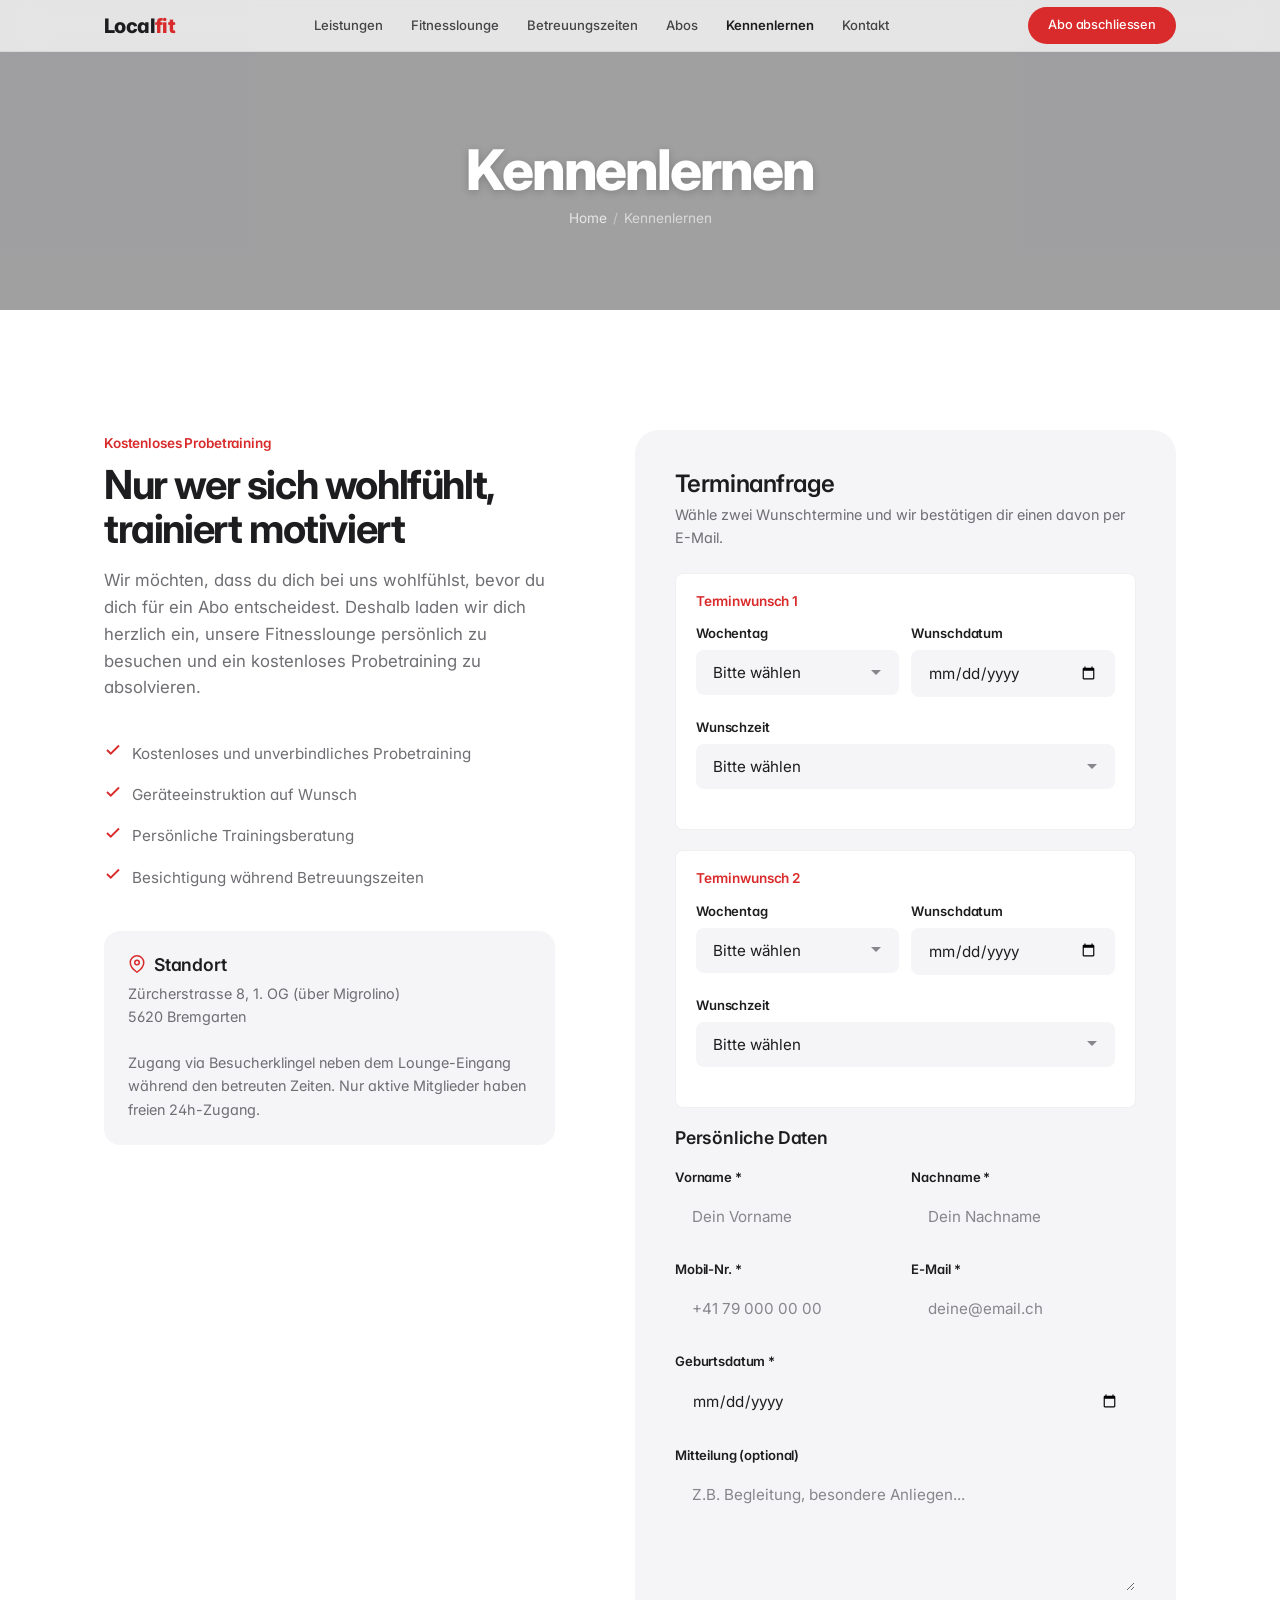
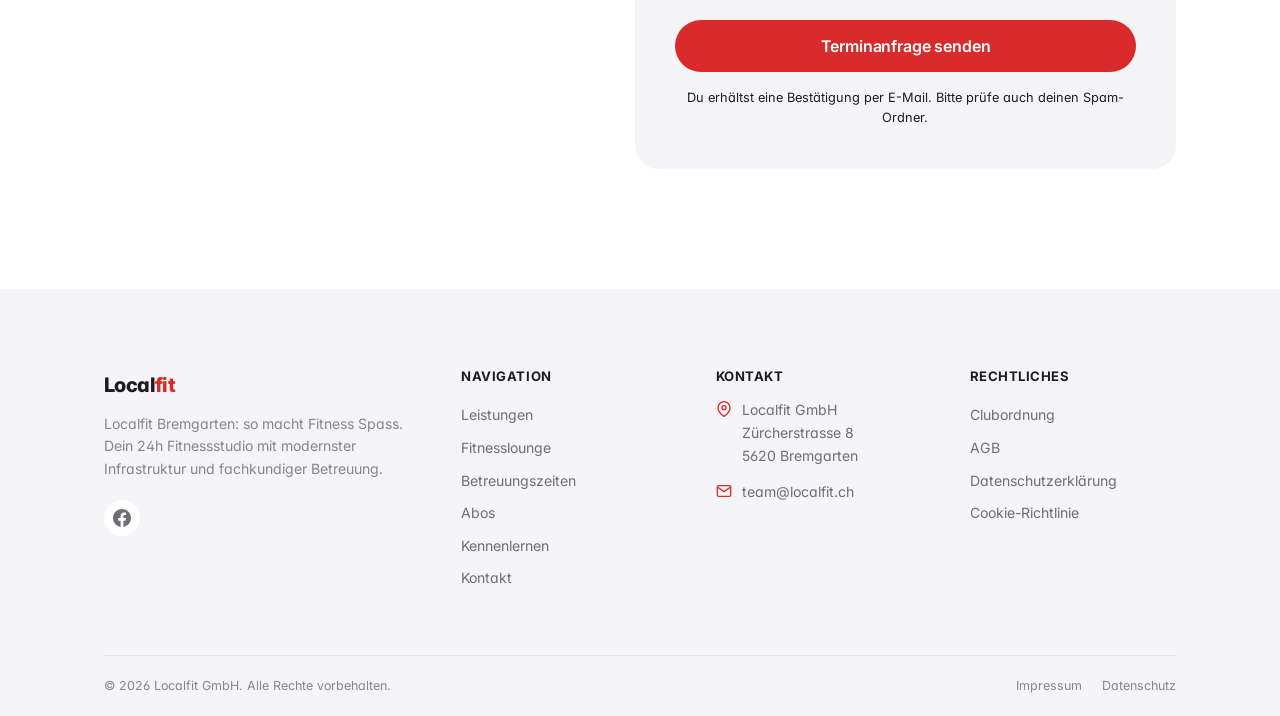
<file: kennenlernen.html>
<!DOCTYPE html>
<html lang="de">
<head>
  <meta charset="UTF-8">
  <meta name="viewport" content="width=device-width, initial-scale=1.0">
  <title>Kennenlernen — Localfit Bremgarten</title>
  <meta name="description" content="Kostenloses Probetraining bei Localfit Bremgarten. Vereinbare jetzt deinen Termin und lerne unsere Fitnesslounge kennen.">
  <link rel="preconnect" href="https://fonts.googleapis.com">
  <link rel="preconnect" href="https://fonts.gstatic.com" crossorigin>
  <link rel="stylesheet" href="https://fonts.googleapis.com/css2?family=Inter:wght@300;400;500;600;700;800;900&display=swap">
  <link rel="stylesheet" href="css/style.css">
  <link rel="stylesheet" href="css/components.css">
  <link rel="stylesheet" href="css/pages.css">
</head>
<body>

  <a href="#main" class="skip-link">Zum Inhalt springen</a>

  <!-- NAVBAR -->
  <nav class="navbar scrolled" id="navbar">
    <div class="container">
      <a href="index.html" class="nav-logo">Local<span>fit</span></a>
      <div class="nav-links">
        <a href="leistungen.html">Leistungen</a>
        <a href="fitnesslounge.html">Fitnesslounge</a>
        <a href="betreuungszeiten.html">Betreuungszeiten</a>
        <a href="abos.html">Abos</a>
        <a href="kennenlernen.html">Kennenlernen</a>
        <a href="kontakt.html">Kontakt</a>
      </div>
      <a href="abos.html" class="btn btn-primary btn-sm nav-cta">Abo abschliessen</a>
      <button class="hamburger" id="hamburger" aria-label="Menü öffnen">
        <span></span><span></span><span></span>
      </button>
    </div>
  </nav>

  <div class="mobile-menu" id="mobileMenu">
    <a href="index.html">Home</a>
    <a href="leistungen.html">Leistungen</a>
    <a href="fitnesslounge.html">Fitnesslounge</a>
    <a href="betreuungszeiten.html">Betreuungszeiten</a>
    <a href="abos.html">Abos</a>
    <a href="kennenlernen.html">Kennenlernen</a>
    <a href="kontakt.html">Kontakt</a>
  </div>

  <main id="main">

  <!-- PAGE HERO -->
  <section class="page-hero">
    <div class="page-hero-bg" style="background: url('https://www.localfit.ch/wp-content/uploads/slider-localfit-b.jpg') center/cover no-repeat;"></div>
    <div class="container">
      <h1>Kennenlernen</h1>
      <div class="breadcrumb">
        <a href="index.html">Home</a>
        <span class="sep">/</span>
        <span>Kennenlernen</span>
      </div>
    </div>
  </section>

  <!-- CONTENT -->
  <section class="section">
    <div class="container">
      <div class="kennenlernen-grid">

        <!-- Left: Info -->
        <div class="kennenlernen-info reveal">
          <span class="section-label">Kostenloses Probetraining</span>
          <h2>Nur wer sich wohlfühlt, trainiert motiviert</h2>
          <p>Wir möchten, dass du dich bei uns wohlfühlst, bevor du dich für ein Abo entscheidest. Deshalb laden wir dich herzlich ein, unsere Fitnesslounge persönlich zu besuchen und ein kostenloses Probetraining zu absolvieren.</p>

          <ul class="kennenlernen-benefits">
            <li>
              <span class="icon">
                <svg width="18" height="18" viewBox="0 0 24 24" fill="none" stroke="currentColor" stroke-width="2.5"><polyline points="20 6 9 17 4 12"/></svg>
              </span>
              Kostenloses und unverbindliches Probetraining
            </li>
            <li>
              <span class="icon">
                <svg width="18" height="18" viewBox="0 0 24 24" fill="none" stroke="currentColor" stroke-width="2.5"><polyline points="20 6 9 17 4 12"/></svg>
              </span>
              Geräteeinstruktion auf Wunsch
            </li>
            <li>
              <span class="icon">
                <svg width="18" height="18" viewBox="0 0 24 24" fill="none" stroke="currentColor" stroke-width="2.5"><polyline points="20 6 9 17 4 12"/></svg>
              </span>
              Persönliche Trainingsberatung
            </li>
            <li>
              <span class="icon">
                <svg width="18" height="18" viewBox="0 0 24 24" fill="none" stroke="currentColor" stroke-width="2.5"><polyline points="20 6 9 17 4 12"/></svg>
              </span>
              Besichtigung während Betreuungszeiten
            </li>
          </ul>

          <div class="kennenlernen-location">
            <h4>
              <svg width="18" height="18" viewBox="0 0 24 24" fill="none" stroke="var(--accent)" stroke-width="2"><path d="M21 10c0 7-9 13-9 13s-9-6-9-13a9 9 0 0 1 18 0z"/><circle cx="12" cy="10" r="3"/></svg>
              Standort
            </h4>
            <p style="color: var(--text-secondary); font-size: 0.9rem;">
              Zürcherstrasse 8, 1. OG (über Migrolino)<br>
              5620 Bremgarten<br><br>
              Zugang via Besucherklingel neben dem Lounge-Eingang während den betreuten Zeiten. Nur aktive Mitglieder haben freien 24h-Zugang.
            </p>
          </div>
        </div>

        <!-- Right: Form -->
        <div class="kennenlernen-form reveal reveal-delay-1">
          <h3>Terminanfrage</h3>
          <p>Wähle zwei Wunschtermine und wir bestätigen dir einen davon per E-Mail.</p>

          <form id="kennenlernForm" novalidate>
            <!-- Termin 1 -->
            <div class="termin-block">
              <h4>Terminwunsch 1</h4>
              <div class="form-row">
                <div class="form-group">
                  <label class="form-label" for="tag1">Wochentag</label>
                  <select class="form-select" id="tag1" required>
                    <option value="">Bitte wählen</option>
                    <option value="Montag">Montag</option>
                    <option value="Dienstag">Dienstag</option>
                    <option value="Mittwoch">Mittwoch</option>
                    <option value="Donnerstag">Donnerstag</option>
                    <option value="Freitag">Freitag</option>
                    <option value="Samstag">Samstag</option>
                  </select>
                </div>
                <div class="form-group">
                  <label class="form-label" for="datum1">Wunschdatum</label>
                  <input type="date" class="form-input" id="datum1" required>
                </div>
              </div>
              <div class="form-group">
                <label class="form-label" for="zeit1">Wunschzeit</label>
                <select class="form-select" id="zeit1" required>
                  <option value="">Bitte wählen</option>
                  <option value="09:30">09:30 Uhr</option>
                  <option value="10:45">10:45 Uhr</option>
                  <option value="12:00">12:00 Uhr</option>
                  <option value="17:30">17:30 Uhr</option>
                  <option value="18:45">18:45 Uhr</option>
                </select>
              </div>
            </div>

            <!-- Termin 2 -->
            <div class="termin-block">
              <h4>Terminwunsch 2</h4>
              <div class="form-row">
                <div class="form-group">
                  <label class="form-label" for="tag2">Wochentag</label>
                  <select class="form-select" id="tag2" required>
                    <option value="">Bitte wählen</option>
                    <option value="Montag">Montag</option>
                    <option value="Dienstag">Dienstag</option>
                    <option value="Mittwoch">Mittwoch</option>
                    <option value="Donnerstag">Donnerstag</option>
                    <option value="Freitag">Freitag</option>
                    <option value="Samstag">Samstag</option>
                  </select>
                </div>
                <div class="form-group">
                  <label class="form-label" for="datum2">Wunschdatum</label>
                  <input type="date" class="form-input" id="datum2" required>
                </div>
              </div>
              <div class="form-group">
                <label class="form-label" for="zeit2">Wunschzeit</label>
                <select class="form-select" id="zeit2" required>
                  <option value="">Bitte wählen</option>
                  <option value="09:30">09:30 Uhr</option>
                  <option value="10:45">10:45 Uhr</option>
                  <option value="12:00">12:00 Uhr</option>
                  <option value="17:30">17:30 Uhr</option>
                  <option value="18:45">18:45 Uhr</option>
                </select>
              </div>
            </div>

            <!-- Personal Data -->
            <h4 style="margin-bottom: 20px; margin-top: 8px;">Persönliche Daten</h4>
            <div class="form-row">
              <div class="form-group">
                <label class="form-label" for="vorname">Vorname *</label>
                <input type="text" class="form-input" id="vorname" placeholder="Dein Vorname" required>
              </div>
              <div class="form-group">
                <label class="form-label" for="nachname">Nachname *</label>
                <input type="text" class="form-input" id="nachname" placeholder="Dein Nachname" required>
              </div>
            </div>
            <div class="form-row">
              <div class="form-group">
                <label class="form-label" for="mobil">Mobil-Nr. *</label>
                <input type="tel" class="form-input" id="mobil" placeholder="+41 79 000 00 00" required>
              </div>
              <div class="form-group">
                <label class="form-label" for="email">E-Mail *</label>
                <input type="email" class="form-input" id="email" placeholder="deine@email.ch" required>
              </div>
            </div>
            <div class="form-group">
              <label class="form-label" for="geburtsdatum">Geburtsdatum *</label>
              <input type="date" class="form-input" id="geburtsdatum" required>
            </div>
            <div class="form-group">
              <label class="form-label" for="mitteilung">Mitteilung (optional)</label>
              <textarea class="form-textarea" id="mitteilung" placeholder="Z.B. Begleitung, besondere Anliegen..."></textarea>
            </div>

            <button type="submit" class="btn btn-primary btn-lg" style="width: 100%;">Terminanfrage senden</button>

            <p style="font-size: 0.8rem; color: var(--text-muted); margin-top: 16px; text-align: center;">
              Du erhältst eine Bestätigung per E-Mail. Bitte prüfe auch deinen Spam-Ordner.
            </p>
          </form>
        </div>
      </div>
    </div>
  </section>

  </main>

  <!-- FOOTER -->
  <footer class="footer">
    <div class="container">
      <div class="footer-grid">
        <div class="footer-brand">
          <a href="index.html" class="nav-logo">Local<span>fit</span></a>
          <p>Localfit Bremgarten: so macht Fitness Spass. Dein 24h Fitnessstudio mit modernster Infrastruktur und fachkundiger Betreuung.</p>
          <div class="footer-social">
            <a href="https://www.facebook.com" target="_blank" rel="noopener" aria-label="Facebook">
              <svg width="18" height="18" viewBox="0 0 24 24" fill="currentColor"><path d="M24 12.073c0-6.627-5.373-12-12-12s-12 5.373-12 12c0 5.99 4.388 10.954 10.125 11.854v-8.385H7.078v-3.47h3.047V9.43c0-3.007 1.792-4.669 4.533-4.669 1.312 0 2.686.235 2.686.235v2.953H15.83c-1.491 0-1.956.925-1.956 1.874v2.25h3.328l-.532 3.47h-2.796v8.385C19.612 23.027 24 18.062 24 12.073z"/></svg>
            </a>
          </div>
        </div>
        <div>
          <h4>Navigation</h4>
          <div class="footer-links">
            <a href="leistungen.html">Leistungen</a>
            <a href="fitnesslounge.html">Fitnesslounge</a>
            <a href="betreuungszeiten.html">Betreuungszeiten</a>
            <a href="abos.html">Abos</a>
            <a href="kennenlernen.html">Kennenlernen</a>
            <a href="kontakt.html">Kontakt</a>
          </div>
        </div>
        <div>
          <h4>Kontakt</h4>
          <div class="footer-contact-item">
            <span class="footer-contact-icon">
              <svg width="16" height="16" viewBox="0 0 24 24" fill="none" stroke="currentColor" stroke-width="2"><path d="M21 10c0 7-9 13-9 13s-9-6-9-13a9 9 0 0 1 18 0z"/><circle cx="12" cy="10" r="3"/></svg>
            </span>
            <span>Localfit GmbH<br>Zürcherstrasse 8<br>5620 Bremgarten</span>
          </div>
          <div class="footer-contact-item">
            <span class="footer-contact-icon">
              <svg width="16" height="16" viewBox="0 0 24 24" fill="none" stroke="currentColor" stroke-width="2"><path d="M4 4h16c1.1 0 2 .9 2 2v12c0 1.1-.9 2-2 2H4c-1.1 0-2-.9-2-2V6c0-1.1.9-2 2-2z"/><polyline points="22,6 12,13 2,6"/></svg>
            </span>
            <a href="mailto:team@localfit.ch" style="color: inherit; text-decoration: none;">team@localfit.ch</a>
          </div>
        </div>
        <div>
          <h4>Rechtliches</h4>
          <div class="footer-links">
            <a href="#">Clubordnung</a>
            <a href="#">AGB</a>
            <a href="#">Datenschutzerklärung</a>
            <a href="#">Cookie-Richtlinie</a>
          </div>
        </div>
      </div>
      <div class="footer-bottom">
        <span>&copy; 2026 Localfit GmbH. Alle Rechte vorbehalten.</span>
        <div class="footer-bottom-links">
          <a href="#">Impressum</a>
          <a href="#">Datenschutz</a>
        </div>
      </div>
    </div>
  </footer>

  <button class="back-to-top" id="backToTop" aria-label="Nach oben">
    <svg width="20" height="20" viewBox="0 0 24 24" fill="none" stroke="currentColor" stroke-width="2.5" stroke-linecap="round" stroke-linejoin="round"><polyline points="18 15 12 9 6 15"/></svg>
  </button>

  <script src="js/main.js"></script>
  <script src="js/forms.js"></script>
</body>
</html>
</file>
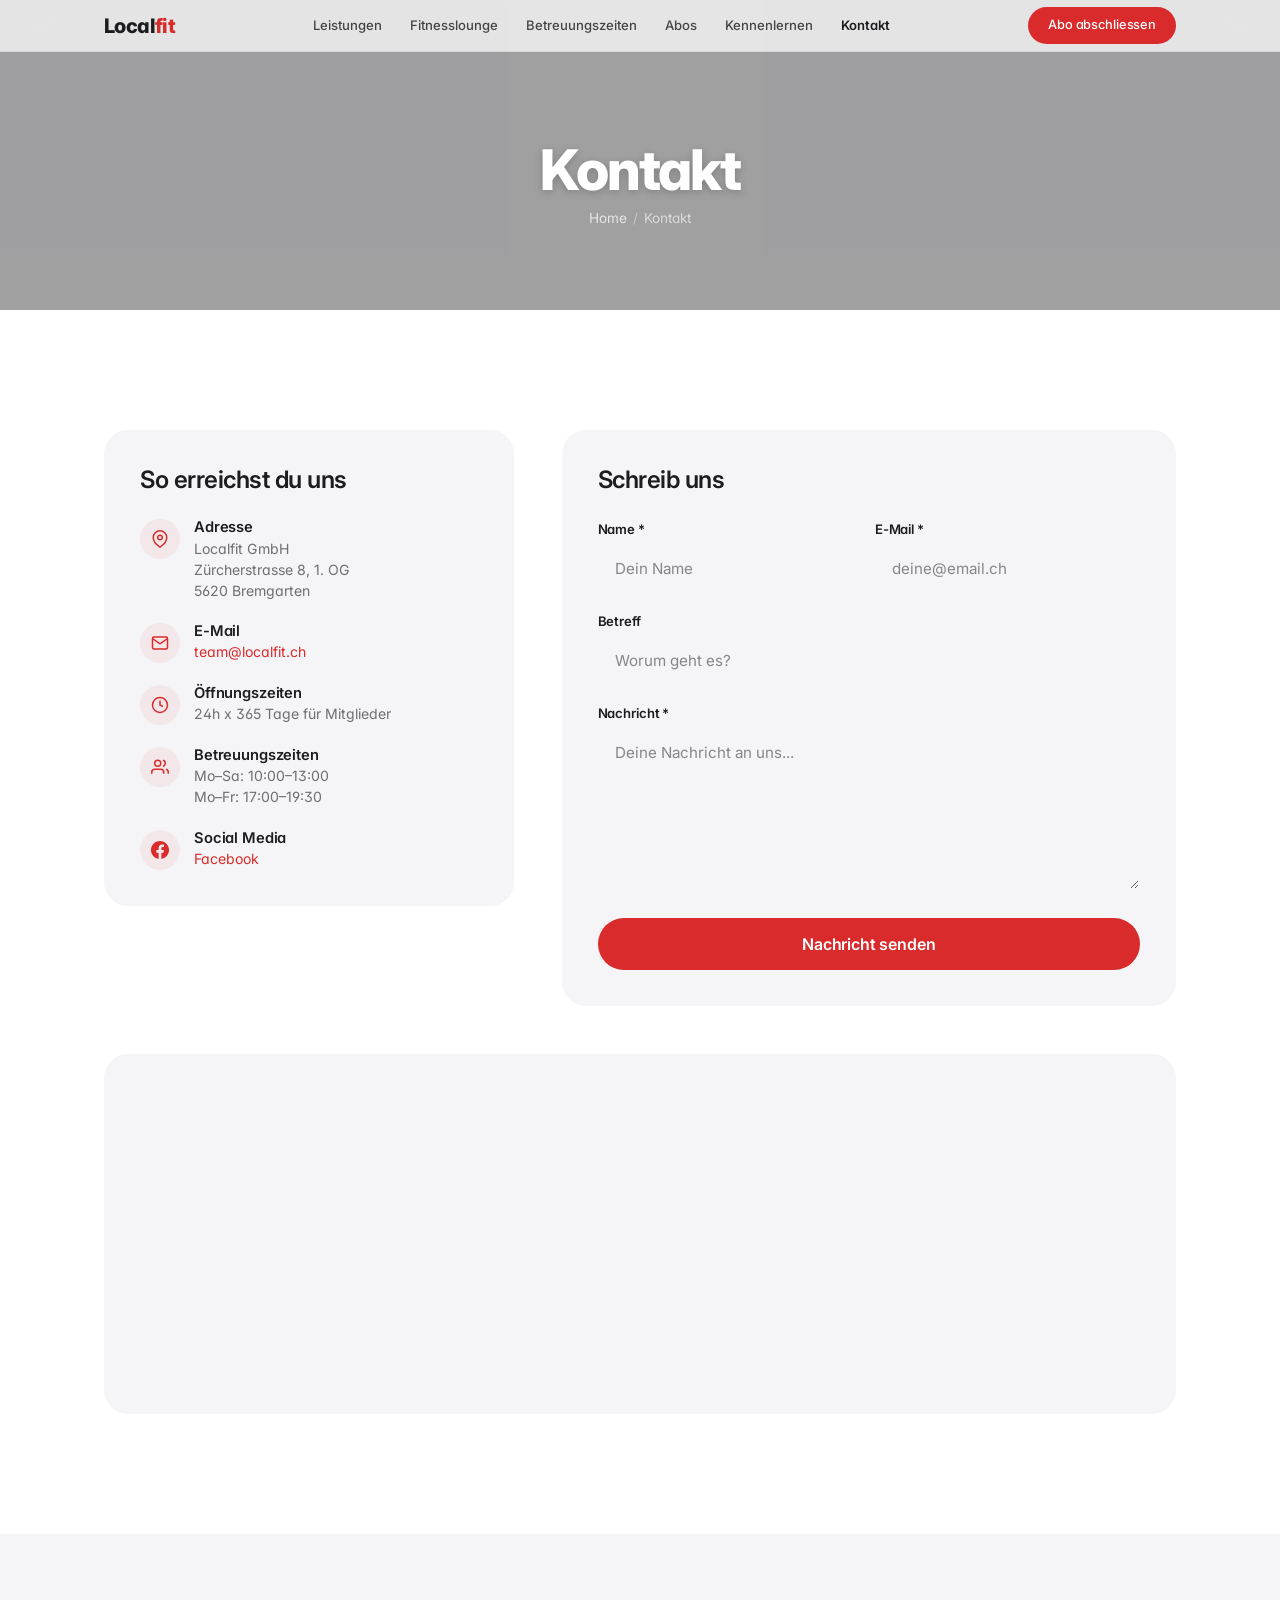
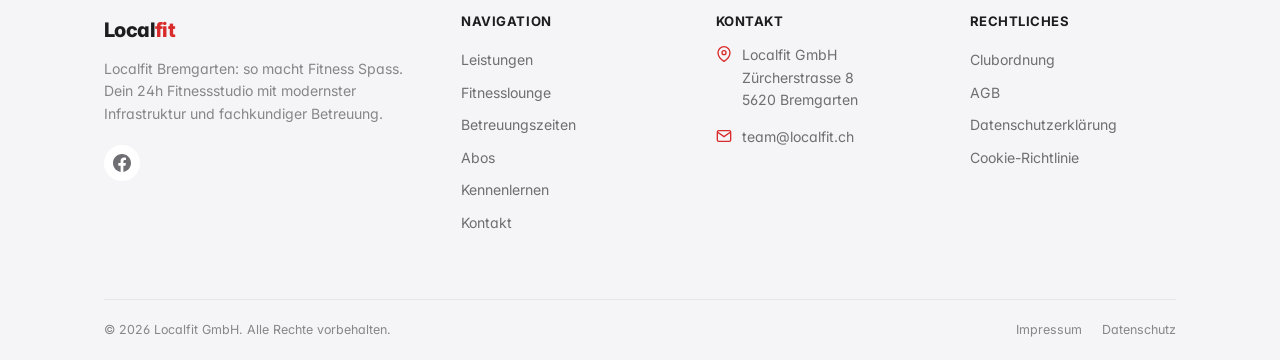
<file: kontakt.html>
<!DOCTYPE html>
<html lang="de">
<head>
  <meta charset="UTF-8">
  <meta name="viewport" content="width=device-width, initial-scale=1.0">
  <title>Kontakt — Localfit Bremgarten</title>
  <meta name="description" content="Kontaktiere die Localfit GmbH in Bremgarten. Adresse, Öffnungszeiten und Kontaktformular.">
  <link rel="preconnect" href="https://fonts.googleapis.com">
  <link rel="preconnect" href="https://fonts.gstatic.com" crossorigin>
  <link rel="stylesheet" href="https://fonts.googleapis.com/css2?family=Inter:wght@300;400;500;600;700;800;900&display=swap">
  <link rel="stylesheet" href="css/style.css">
  <link rel="stylesheet" href="css/components.css">
  <link rel="stylesheet" href="css/pages.css">
</head>
<body>

  <a href="#main" class="skip-link">Zum Inhalt springen</a>

  <!-- NAVBAR -->
  <nav class="navbar scrolled" id="navbar">
    <div class="container">
      <a href="index.html" class="nav-logo">Local<span>fit</span></a>
      <div class="nav-links">
        <a href="leistungen.html">Leistungen</a>
        <a href="fitnesslounge.html">Fitnesslounge</a>
        <a href="betreuungszeiten.html">Betreuungszeiten</a>
        <a href="abos.html">Abos</a>
        <a href="kennenlernen.html">Kennenlernen</a>
        <a href="kontakt.html">Kontakt</a>
      </div>
      <a href="abos.html" class="btn btn-primary btn-sm nav-cta">Abo abschliessen</a>
      <button class="hamburger" id="hamburger" aria-label="Menü öffnen">
        <span></span><span></span><span></span>
      </button>
    </div>
  </nav>

  <div class="mobile-menu" id="mobileMenu">
    <a href="index.html">Home</a>
    <a href="leistungen.html">Leistungen</a>
    <a href="fitnesslounge.html">Fitnesslounge</a>
    <a href="betreuungszeiten.html">Betreuungszeiten</a>
    <a href="abos.html">Abos</a>
    <a href="kennenlernen.html">Kennenlernen</a>
    <a href="kontakt.html">Kontakt</a>
  </div>

  <main id="main">

  <!-- PAGE HERO -->
  <section class="page-hero">
    <div class="page-hero-bg" style="background: url('https://www.localfit.ch/wp-content/uploads/slider-localfit-a.jpg') center/cover no-repeat;"></div>
    <div class="container">
      <h1>Kontakt</h1>
      <div class="breadcrumb">
        <a href="index.html">Home</a>
        <span class="sep">/</span>
        <span>Kontakt</span>
      </div>
    </div>
  </section>

  <!-- CONTENT -->
  <section class="section">
    <div class="container">
      <div class="kontakt-grid">

        <!-- Left: Info -->
        <div class="kontakt-info-card reveal">
          <h3>So erreichst du uns</h3>

          <div class="kontakt-item">
            <div class="kontakt-item-icon">
              <svg width="18" height="18" viewBox="0 0 24 24" fill="none" stroke="currentColor" stroke-width="2"><path d="M21 10c0 7-9 13-9 13s-9-6-9-13a9 9 0 0 1 18 0z"/><circle cx="12" cy="10" r="3"/></svg>
            </div>
            <div>
              <h4>Adresse</h4>
              <p>Localfit GmbH<br>Zürcherstrasse 8, 1. OG<br>5620 Bremgarten</p>
            </div>
          </div>

          <div class="kontakt-item">
            <div class="kontakt-item-icon">
              <svg width="18" height="18" viewBox="0 0 24 24" fill="none" stroke="currentColor" stroke-width="2"><path d="M4 4h16c1.1 0 2 .9 2 2v12c0 1.1-.9 2-2 2H4c-1.1 0-2-.9-2-2V6c0-1.1.9-2 2-2z"/><polyline points="22,6 12,13 2,6"/></svg>
            </div>
            <div>
              <h4>E-Mail</h4>
              <p><a href="mailto:team@localfit.ch" style="color: var(--accent);">team@localfit.ch</a></p>
            </div>
          </div>

          <div class="kontakt-item">
            <div class="kontakt-item-icon">
              <svg width="18" height="18" viewBox="0 0 24 24" fill="none" stroke="currentColor" stroke-width="2"><circle cx="12" cy="12" r="10"/><polyline points="12 6 12 12 16 14"/></svg>
            </div>
            <div>
              <h4>Öffnungszeiten</h4>
              <p>24h x 365 Tage für Mitglieder</p>
            </div>
          </div>

          <div class="kontakt-item">
            <div class="kontakt-item-icon">
              <svg width="18" height="18" viewBox="0 0 24 24" fill="none" stroke="currentColor" stroke-width="2"><path d="M17 21v-2a4 4 0 0 0-4-4H5a4 4 0 0 0-4 4v2"/><circle cx="9" cy="7" r="4"/><path d="M23 21v-2a4 4 0 0 0-3-3.87"/><path d="M16 3.13a4 4 0 0 1 0 7.75"/></svg>
            </div>
            <div>
              <h4>Betreuungszeiten</h4>
              <p>Mo–Sa: 10:00–13:00<br>Mo–Fr: 17:00–19:30</p>
            </div>
          </div>

          <div class="kontakt-item" style="margin-bottom: 0;">
            <div class="kontakt-item-icon">
              <svg width="18" height="18" viewBox="0 0 24 24" fill="currentColor"><path d="M24 12.073c0-6.627-5.373-12-12-12s-12 5.373-12 12c0 5.99 4.388 10.954 10.125 11.854v-8.385H7.078v-3.47h3.047V9.43c0-3.007 1.792-4.669 4.533-4.669 1.312 0 2.686.235 2.686.235v2.953H15.83c-1.491 0-1.956.925-1.956 1.874v2.25h3.328l-.532 3.47h-2.796v8.385C19.612 23.027 24 18.062 24 12.073z"/></svg>
            </div>
            <div>
              <h4>Social Media</h4>
              <p><a href="https://www.facebook.com" target="_blank" rel="noopener" style="color: var(--accent);">Facebook</a></p>
            </div>
          </div>
        </div>

        <!-- Right: Form -->
        <div class="kontakt-form reveal reveal-delay-1">
          <h3>Schreib uns</h3>

          <form id="kontaktForm" novalidate>
            <div class="form-row">
              <div class="form-group">
                <label class="form-label" for="kName">Name *</label>
                <input type="text" class="form-input" id="kName" placeholder="Dein Name" required>
              </div>
              <div class="form-group">
                <label class="form-label" for="kEmail">E-Mail *</label>
                <input type="email" class="form-input" id="kEmail" placeholder="deine@email.ch" required>
              </div>
            </div>
            <div class="form-group">
              <label class="form-label" for="kBetreff">Betreff</label>
              <input type="text" class="form-input" id="kBetreff" placeholder="Worum geht es?">
            </div>
            <div class="form-group">
              <label class="form-label" for="kNachricht">Nachricht *</label>
              <textarea class="form-textarea" id="kNachricht" placeholder="Deine Nachricht an uns..." required style="min-height: 160px;"></textarea>
            </div>
            <button type="submit" class="btn btn-primary btn-lg" style="width: 100%;">Nachricht senden</button>
          </form>
        </div>
      </div>

      <!-- Map -->
      <div class="map-container reveal">
        <iframe
          src="https://www.google.com/maps/embed?pb=!1m18!1m12!1m3!1d2706.123!2d8.339!3d47.352!2m3!1f0!2f0!3f0!3m2!1i1024!2i768!4f13.1!3m3!1m2!1s0x47900e5a7f5d1b2d%3A0x0!2zWsO8cmNoZXJzdHJhc3NlIDgsIDU2MjAgQnJlbWdhcnRlbg!5e0!3m2!1sde!2sch!4v1"
          width="100%" height="100%" style="border:0;"
          allowfullscreen="" loading="lazy" referrerpolicy="no-referrer-when-downgrade">
        </iframe>
      </div>
    </div>
  </section>

  </main>

  <!-- FOOTER -->
  <footer class="footer">
    <div class="container">
      <div class="footer-grid">
        <div class="footer-brand">
          <a href="index.html" class="nav-logo">Local<span>fit</span></a>
          <p>Localfit Bremgarten: so macht Fitness Spass. Dein 24h Fitnessstudio mit modernster Infrastruktur und fachkundiger Betreuung.</p>
          <div class="footer-social">
            <a href="https://www.facebook.com" target="_blank" rel="noopener" aria-label="Facebook">
              <svg width="18" height="18" viewBox="0 0 24 24" fill="currentColor"><path d="M24 12.073c0-6.627-5.373-12-12-12s-12 5.373-12 12c0 5.99 4.388 10.954 10.125 11.854v-8.385H7.078v-3.47h3.047V9.43c0-3.007 1.792-4.669 4.533-4.669 1.312 0 2.686.235 2.686.235v2.953H15.83c-1.491 0-1.956.925-1.956 1.874v2.25h3.328l-.532 3.47h-2.796v8.385C19.612 23.027 24 18.062 24 12.073z"/></svg>
            </a>
          </div>
        </div>
        <div>
          <h4>Navigation</h4>
          <div class="footer-links">
            <a href="leistungen.html">Leistungen</a>
            <a href="fitnesslounge.html">Fitnesslounge</a>
            <a href="betreuungszeiten.html">Betreuungszeiten</a>
            <a href="abos.html">Abos</a>
            <a href="kennenlernen.html">Kennenlernen</a>
            <a href="kontakt.html">Kontakt</a>
          </div>
        </div>
        <div>
          <h4>Kontakt</h4>
          <div class="footer-contact-item">
            <span class="footer-contact-icon">
              <svg width="16" height="16" viewBox="0 0 24 24" fill="none" stroke="currentColor" stroke-width="2"><path d="M21 10c0 7-9 13-9 13s-9-6-9-13a9 9 0 0 1 18 0z"/><circle cx="12" cy="10" r="3"/></svg>
            </span>
            <span>Localfit GmbH<br>Zürcherstrasse 8<br>5620 Bremgarten</span>
          </div>
          <div class="footer-contact-item">
            <span class="footer-contact-icon">
              <svg width="16" height="16" viewBox="0 0 24 24" fill="none" stroke="currentColor" stroke-width="2"><path d="M4 4h16c1.1 0 2 .9 2 2v12c0 1.1-.9 2-2 2H4c-1.1 0-2-.9-2-2V6c0-1.1.9-2 2-2z"/><polyline points="22,6 12,13 2,6"/></svg>
            </span>
            <a href="mailto:team@localfit.ch" style="color: inherit; text-decoration: none;">team@localfit.ch</a>
          </div>
        </div>
        <div>
          <h4>Rechtliches</h4>
          <div class="footer-links">
            <a href="#">Clubordnung</a>
            <a href="#">AGB</a>
            <a href="#">Datenschutzerklärung</a>
            <a href="#">Cookie-Richtlinie</a>
          </div>
        </div>
      </div>
      <div class="footer-bottom">
        <span>&copy; 2026 Localfit GmbH. Alle Rechte vorbehalten.</span>
        <div class="footer-bottom-links">
          <a href="#">Impressum</a>
          <a href="#">Datenschutz</a>
        </div>
      </div>
    </div>
  </footer>

  <button class="back-to-top" id="backToTop" aria-label="Nach oben">
    <svg width="20" height="20" viewBox="0 0 24 24" fill="none" stroke="currentColor" stroke-width="2.5" stroke-linecap="round" stroke-linejoin="round"><polyline points="18 15 12 9 6 15"/></svg>
  </button>

  <script src="js/main.js"></script>
  <script src="js/forms.js"></script>
</body>
</html>
</file>
<file: css/style.css>
/* ============================================
   LOCALFIT — Apple-Inspired Design System
   ============================================ */

/* Google Fonts loaded via <link> in HTML head for better performance */

:root {
  /* Backgrounds */
  --bg-primary: #ffffff;
  --bg-secondary: #f5f5f7;
  --bg-tertiary: #fbfbfd;
  --bg-card: #ffffff;
  --bg-elevated: #ffffff;

  /* Accent — LocalFit Red */
  --accent: #d92b2b;
  --accent-hover: #e63946;
  --accent-light: rgba(217, 43, 43, 0.07);
  --accent-medium: rgba(217, 43, 43, 0.12);

  /* Text — Apple's text hierarchy */
  --text-primary: #1d1d1f;
  --text-secondary: #6e6e73;
  --text-tertiary: #86868b;
  --text-link: #d92b2b;

  /* Borders */
  --border: rgba(0, 0, 0, 0.06);
  --border-strong: rgba(0, 0, 0, 0.1);
  --glass: rgba(255, 255, 255, 0.72);
  --glass-border: rgba(0, 0, 0, 0.06);

  /* Spacing */
  --nav-h: 52px;
  --section-pad: 120px;
  --container-max: 1120px;

  /* Radius */
  --radius: 16px;
  --radius-sm: 12px;
  --radius-xs: 8px;
  --radius-lg: 24px;
  --radius-xl: 32px;
  --radius-pill: 980px;

  /* Shadows — Apple-soft */
  --shadow-sm: 0 1px 3px rgba(0, 0, 0, 0.04), 0 1px 2px rgba(0, 0, 0, 0.06);
  --shadow-md: 0 4px 14px rgba(0, 0, 0, 0.06), 0 2px 6px rgba(0, 0, 0, 0.04);
  --shadow-lg: 0 12px 40px rgba(0, 0, 0, 0.08), 0 4px 12px rgba(0, 0, 0, 0.04);
  --shadow-xl: 0 24px 60px rgba(0, 0, 0, 0.1), 0 8px 20px rgba(0, 0, 0, 0.04);

  /* Transitions */
  --ease: cubic-bezier(0.25, 0.1, 0.25, 1);
  --ease-spring: cubic-bezier(0.34, 1.56, 0.64, 1);
}

/* --- Reset --- */
*, *::before, *::after {
  margin: 0;
  padding: 0;
  box-sizing: border-box;
}

html {
  scroll-behavior: smooth;
  -webkit-text-size-adjust: 100%;
}

body {
  font-family: 'Inter', -apple-system, BlinkMacSystemFont, 'Segoe UI', Roboto, sans-serif;
  font-weight: 400;
  line-height: 1.6;
  color: var(--text-primary);
  background: var(--bg-primary);
  overflow-x: hidden;
  -webkit-font-smoothing: antialiased;
  -moz-osx-font-smoothing: grayscale;
  font-feature-settings: 'cv11', 'ss01';
}

img {
  max-width: 100%;
  height: auto;
  display: block;
}

a {
  color: var(--text-link);
  text-decoration: none;
  transition: opacity 0.3s var(--ease);
}

a:hover {
  opacity: 0.75;
}

ul, ol { list-style: none; }

button, input, select, textarea {
  font-family: inherit;
  font-size: inherit;
  color: inherit;
  background: none;
  border: none;
  outline: none;
}

/* Accessible focus styles */
a:focus-visible,
button:focus-visible,
input:focus-visible,
select:focus-visible,
textarea:focus-visible {
  outline: 2px solid var(--accent);
  outline-offset: 2px;
  border-radius: 4px;
}

button { cursor: pointer; }

/* --- Typography (Apple-style) --- */
h1, h2, h3, h4, h5, h6 {
  font-family: 'Inter', -apple-system, BlinkMacSystemFont, sans-serif;
  font-weight: 700;
  line-height: 1.12;
  letter-spacing: -0.025em;
  color: var(--text-primary);
}

h1 {
  font-size: clamp(2.5rem, 6vw, 4.2rem);
  font-weight: 800;
  letter-spacing: -0.04em;
  line-height: 1.08;
}

h2 {
  font-size: clamp(2rem, 4.5vw, 3.2rem);
  font-weight: 700;
  letter-spacing: -0.035em;
  line-height: 1.1;
}

h3 {
  font-size: clamp(1.2rem, 2vw, 1.5rem);
  font-weight: 600;
  letter-spacing: -0.02em;
  line-height: 1.2;
}

h4 {
  font-size: 1.1rem;
  font-weight: 600;
  letter-spacing: -0.01em;
}

p {
  color: var(--text-secondary);
  line-height: 1.6;
  font-size: 1.05rem;
}

/* --- Layout --- */
.container {
  width: 100%;
  max-width: var(--container-max);
  margin: 0 auto;
  padding: 0 24px;
}

.section {
  padding: var(--section-pad) 0;
}

.section-header {
  text-align: center;
  margin-bottom: 72px;
  max-width: 680px;
  margin-left: auto;
  margin-right: auto;
}

.section-header h2 {
  margin-bottom: 16px;
}

.section-header p {
  font-size: 1.15rem;
  max-width: 560px;
  margin: 0 auto;
}

.section-label {
  display: inline-block;
  font-size: 0.85rem;
  font-weight: 600;
  color: var(--accent);
  margin-bottom: 8px;
  letter-spacing: -0.01em;
}

.divider {
  width: 36px;
  height: 4px;
  background: var(--accent);
  border-radius: 2px;
  margin: 24px auto 0;
}

/* --- Grid --- */
.grid {
  display: grid;
  gap: 20px;
}
.grid-2 { grid-template-columns: repeat(2, 1fr); }
.grid-3 { grid-template-columns: repeat(3, 1fr); }
.grid-4 { grid-template-columns: repeat(4, 1fr); }

@media (max-width: 1024px) {
  .grid-4 { grid-template-columns: repeat(2, 1fr); }
  .grid-3 { grid-template-columns: repeat(2, 1fr); }
}
@media (max-width: 768px) {
  .grid-2, .grid-3, .grid-4 { grid-template-columns: 1fr; }
  .section { padding: 80px 0; }
  .section-header { margin-bottom: 48px; }
}

/* --- Scroll Reveal --- */
.reveal {
  opacity: 0;
  transform: translateY(28px);
  transition: opacity 0.7s var(--ease), transform 0.7s var(--ease);
}
.reveal.visible {
  opacity: 1;
  transform: translateY(0);
}
.reveal-delay-1 { transition-delay: 0.1s; }
.reveal-delay-2 { transition-delay: 0.2s; }
.reveal-delay-3 { transition-delay: 0.3s; }
.reveal-delay-4 { transition-delay: 0.4s; }
.reveal-delay-5 { transition-delay: 0.5s; }

/* --- Placeholder Images --- */
.placeholder-img {
  display: flex;
  align-items: center;
  justify-content: center;
  font-size: 0.85rem;
  font-weight: 500;
  color: var(--text-tertiary);
  position: relative;
  overflow: hidden;
}
</file>
<file: css/components.css>
/* ============================================
   LOCALFIT — Components (Apple Style)
   ============================================ */

/* ---- SKIP LINK ---- */
.skip-link {
  position: absolute;
  top: -100%;
  left: 16px;
  z-index: 9999;
  padding: 12px 24px;
  background: var(--accent);
  color: #fff;
  border-radius: var(--radius);
  font-weight: 600;
  font-size: 0.9rem;
  text-decoration: none;
  opacity: 0;
  transition: top 0.2s, opacity 0.2s;
}
.skip-link:focus {
  top: 16px;
  opacity: 1;
}

/* ---- NAVBAR ---- */
.navbar {
  position: fixed;
  top: 0;
  left: 0;
  right: 0;
  height: var(--nav-h);
  z-index: 1000;
  display: flex;
  align-items: center;
  background: var(--glass);
  backdrop-filter: saturate(180%) blur(20px);
  -webkit-backdrop-filter: saturate(180%) blur(20px);
  border-bottom: 1px solid var(--glass-border);
  transition: all 0.35s var(--ease);
}

.navbar .container {
  display: flex;
  align-items: center;
  justify-content: space-between;
  width: 100%;
}

.nav-logo {
  font-size: 1.25rem;
  font-weight: 800;
  letter-spacing: -0.03em;
  color: var(--text-primary);
  display: flex;
  align-items: center;
  gap: 0;
  z-index: 1001;
}

.nav-logo span {
  color: var(--accent);
}

.nav-links {
  display: flex;
  align-items: center;
  gap: 28px;
}

.nav-links a {
  font-size: 0.82rem;
  font-weight: 500;
  color: var(--text-primary);
  opacity: 0.8;
  transition: opacity 0.3s var(--ease);
  text-decoration: none;
}

.nav-links a:hover {
  opacity: 1;
}

.nav-links a.active {
  opacity: 1;
  font-weight: 600;
}

.nav-cta {
  z-index: 1001;
}

/* Hamburger */
.hamburger {
  display: none;
  flex-direction: column;
  gap: 5px;
  width: 20px;
  cursor: pointer;
  z-index: 1001;
  padding: 8px 0;
}

.hamburger span {
  display: block;
  width: 100%;
  height: 1.5px;
  background: var(--text-primary);
  border-radius: 1px;
  transition: all 0.3s var(--ease);
  transform-origin: center;
}

.hamburger.active span:nth-child(1) {
  transform: rotate(45deg) translate(4px, 5px);
}
.hamburger.active span:nth-child(2) {
  opacity: 0;
  transform: scaleX(0);
}
.hamburger.active span:nth-child(3) {
  transform: rotate(-45deg) translate(4px, -5px);
}

/* Mobile Menu */
.mobile-menu {
  display: none;
  position: fixed;
  inset: 0;
  background: rgba(255, 255, 255, 0.97);
  backdrop-filter: blur(40px);
  -webkit-backdrop-filter: blur(40px);
  z-index: 999;
  flex-direction: column;
  align-items: center;
  justify-content: center;
  gap: 8px;
  opacity: 0;
  pointer-events: none;
  transition: opacity 0.35s var(--ease);
}

.mobile-menu.open {
  opacity: 1;
  pointer-events: all;
}

.mobile-menu a {
  font-size: 1.8rem;
  font-weight: 700;
  letter-spacing: -0.03em;
  color: var(--text-primary);
  opacity: 0.4;
  padding: 8px 0;
  transition: opacity 0.3s var(--ease);
  text-decoration: none;
}

.mobile-menu a:hover,
.mobile-menu a.active {
  opacity: 1;
}

@media (max-width: 1024px) {
  .nav-links, .nav-cta { display: none; }
  .hamburger { display: flex; }
  .mobile-menu { display: flex; }
}

/* ---- BUTTONS ---- */
.btn {
  display: inline-flex;
  align-items: center;
  justify-content: center;
  gap: 6px;
  font-family: inherit;
  font-weight: 500;
  letter-spacing: -0.01em;
  border-radius: var(--radius-pill);
  transition: all 0.3s var(--ease);
  white-space: nowrap;
  cursor: pointer;
}

.btn-primary {
  background: var(--accent);
  color: #fff;
  padding: 12px 28px;
  font-size: 0.9rem;
}

.btn-primary:hover {
  background: var(--accent-hover);
  transform: scale(1.02);
  opacity: 1;
}

.btn-secondary {
  background: transparent;
  color: var(--accent);
  padding: 12px 28px;
  font-size: 0.9rem;
  border: 1px solid var(--border-strong);
}

.btn-secondary:hover {
  background: var(--accent-light);
  border-color: var(--accent);
  opacity: 1;
}

.btn-text {
  background: transparent;
  color: var(--accent);
  padding: 8px 0;
  font-size: 0.95rem;
  font-weight: 500;
  gap: 4px;
}

.btn-text:hover {
  opacity: 1;
  gap: 8px;
}

.btn-sm {
  padding: 8px 20px;
  font-size: 0.8rem;
}

.btn-lg {
  padding: 16px 36px;
  font-size: 1rem;
  font-weight: 600;
}

/* ---- CARDS ---- */
.card {
  background: var(--bg-card);
  border: 1px solid var(--border);
  border-radius: var(--radius);
  padding: 32px;
  transition: all 0.4s var(--ease);
}

.card:hover {
  box-shadow: var(--shadow-lg);
  transform: translateY(-4px);
  border-color: transparent;
}

.card-icon {
  width: 48px;
  height: 48px;
  border-radius: var(--radius-sm);
  background: var(--accent-light);
  display: flex;
  align-items: center;
  justify-content: center;
  margin-bottom: 20px;
  color: var(--accent);
}

.card h3 {
  margin-bottom: 10px;
}

.card p {
  font-size: 0.95rem;
  line-height: 1.55;
  color: var(--text-secondary);
}

/* ---- FORMS ---- */
.form-group {
  position: relative;
  margin-bottom: 20px;
}

.form-label {
  display: block;
  font-size: 0.82rem;
  font-weight: 600;
  color: var(--text-primary);
  margin-bottom: 6px;
  letter-spacing: -0.01em;
}

.form-input,
.form-select,
.form-textarea {
  width: 100%;
  padding: 12px 16px;
  background: var(--bg-secondary);
  border: 1.5px solid transparent;
  border-radius: var(--radius-xs);
  color: var(--text-primary);
  font-size: 0.95rem;
  transition: all 0.25s var(--ease);
}

.form-input:focus,
.form-select:focus,
.form-textarea:focus {
  background: var(--bg-primary);
  border-color: var(--accent);
  box-shadow: 0 0 0 3px var(--accent-light);
}

.form-input::placeholder,
.form-textarea::placeholder {
  color: var(--text-tertiary);
}

.form-textarea {
  min-height: 120px;
  resize: vertical;
}

.form-select {
  appearance: none;
  background-image: url("data:image/svg+xml,%3Csvg xmlns='http://www.w3.org/2000/svg' width='12' height='12' viewBox='0 0 12 12'%3E%3Cpath fill='%2386868b' d='M6 8L1 3h10z'/%3E%3C/svg%3E");
  background-repeat: no-repeat;
  background-position: right 16px center;
  padding-right: 40px;
  cursor: pointer;
}

.form-error {
  border-color: #ff3b30 !important;
  background: #fff5f5 !important;
}

.form-success {
  border-color: #34c759 !important;
}

.form-message {
  font-size: 0.78rem;
  margin-top: 4px;
  font-weight: 500;
}

.form-message.error { color: #ff3b30; }
.form-message.success { color: #34c759; }

/* ---- PAGE HERO ---- */
.page-hero {
  position: relative;
  padding: 140px 0 80px;
  text-align: center;
  background: var(--bg-secondary);
  overflow: hidden;
}

.page-hero::before {
  content: '';
  position: absolute;
  inset: 0;
  background: rgba(0, 0, 0, 0.35);
  z-index: 1;
  pointer-events: none;
}

.page-hero .container {
  position: relative;
  z-index: 2;
}

.page-hero .page-hero-bg {
  position: absolute;
  inset: 0;
  z-index: 0;
}

.page-hero h1 {
  margin-bottom: 8px;
  font-size: clamp(2.2rem, 5vw, 3.5rem);
  color: #ffffff;
  text-shadow: 0 2px 8px rgba(0,0,0,0.2);
}

.page-hero .breadcrumb {
  display: flex;
  align-items: center;
  justify-content: center;
  gap: 6px;
  font-size: 0.85rem;
  color: rgba(255, 255, 255, 0.6);
}

.page-hero .breadcrumb a {
  color: rgba(255, 255, 255, 0.75);
}
.page-hero .breadcrumb a:hover {
  color: #fff;
  opacity: 1;
}

.page-hero .breadcrumb .sep {
  color: rgba(255, 255, 255, 0.4);
}

/* ---- FOOTER ---- */
.footer {
  background: var(--bg-secondary);
  padding: 80px 0 0;
}

.footer-grid {
  display: grid;
  grid-template-columns: 1.5fr 1fr 1fr 1fr;
  gap: 48px;
  padding-bottom: 60px;
}

.footer-brand p {
  margin-top: 12px;
  font-size: 0.88rem;
  color: var(--text-tertiary);
  line-height: 1.6;
}

.footer h4 {
  font-size: 0.82rem;
  font-weight: 700;
  margin-bottom: 16px;
  color: var(--text-primary);
  text-transform: uppercase;
  letter-spacing: 0.04em;
}

.footer-links a {
  display: block;
  font-size: 0.88rem;
  color: var(--text-secondary);
  padding: 5px 0;
  transition: color 0.3s var(--ease);
  text-decoration: none;
}

.footer-links a:hover {
  color: var(--text-primary);
  opacity: 1;
}

.footer-contact-item {
  display: flex;
  align-items: flex-start;
  gap: 10px;
  margin-bottom: 14px;
  font-size: 0.88rem;
  color: var(--text-secondary);
}

.footer-contact-icon {
  color: var(--accent);
  flex-shrink: 0;
  margin-top: 2px;
}

.footer-social {
  display: flex;
  gap: 10px;
  margin-top: 20px;
}

.footer-social a {
  width: 36px;
  height: 36px;
  border-radius: 50%;
  background: var(--bg-primary);
  display: flex;
  align-items: center;
  justify-content: center;
  color: var(--text-secondary);
  transition: all 0.3s var(--ease);
  text-decoration: none;
}

.footer-social a:hover {
  background: var(--accent);
  color: #fff;
  opacity: 1;
}

.footer-bottom {
  border-top: 1px solid var(--border);
  padding: 20px 0;
  display: flex;
  align-items: center;
  justify-content: space-between;
  font-size: 0.78rem;
  color: var(--text-tertiary);
}

.footer-bottom-links {
  display: flex;
  gap: 20px;
}

.footer-bottom-links a {
  color: var(--text-tertiary);
  text-decoration: none;
}
.footer-bottom-links a:hover {
  color: var(--text-primary);
  opacity: 1;
}

@media (max-width: 1024px) {
  .footer-grid { grid-template-columns: 1fr 1fr; }
}

@media (max-width: 768px) {
  .footer { padding: 60px 0 0; }
  .footer-grid { grid-template-columns: 1fr; gap: 36px; }
  .footer-bottom { flex-direction: column; gap: 12px; text-align: center; }
}

/* ---- BACK TO TOP ---- */
.back-to-top {
  position: fixed;
  bottom: 28px;
  right: 28px;
  width: 40px;
  height: 40px;
  border-radius: 50%;
  background: var(--bg-primary);
  color: var(--text-primary);
  display: flex;
  align-items: center;
  justify-content: center;
  z-index: 900;
  opacity: 0;
  pointer-events: none;
  transform: translateY(12px);
  transition: all 0.3s var(--ease);
  box-shadow: var(--shadow-lg);
  border: 1px solid var(--border);
}

.back-to-top.visible {
  opacity: 1;
  pointer-events: all;
  transform: translateY(0);
}

.back-to-top:hover {
  transform: translateY(-3px);
  box-shadow: var(--shadow-xl);
}
</file>
<file: css/pages.css>
/* ============================================
   LOCALFIT — Pages (Apple Style)
   ============================================ */

/* ---- HOME: HERO ---- */
.hero {
  position: relative;
  min-height: 100vh;
  display: flex;
  align-items: center;
  justify-content: center;
  text-align: center;
  overflow: hidden;
  background: var(--bg-secondary);
  padding-top: var(--nav-h);
}

.hero-slides {
  position: absolute;
  inset: 0;
}

.hero-slide {
  position: absolute;
  inset: 0;
  opacity: 0;
  transition: opacity 1s var(--ease);
}

.hero-slide.active {
  opacity: 1;
}

.hero-slide-bg {
  position: absolute;
  inset: 0;
  background-size: cover;
  background-position: center;
  animation: kenBurns 10s var(--ease) forwards;
}

.hero-slide::after {
  content: '';
  position: absolute;
  inset: 0;
  background: linear-gradient(
    to bottom,
    rgba(0, 0, 0, 0.35) 0%,
    rgba(0, 0, 0, 0.15) 40%,
    rgba(0, 0, 0, 0.4) 100%
  );
  z-index: 1;
}

@keyframes kenBurns {
  from { transform: scale(1); }
  to { transform: scale(1.04); }
}

.hero-content {
  position: relative;
  z-index: 2;
  padding: 0 24px;
  max-width: 820px;
  margin: 0 auto;
}

.hero-text {
  text-align: center;
}

.hero-text .section-label {
  font-size: 0.9rem;
  font-weight: 600;
  color: rgba(255, 255, 255, 0.8);
  margin-bottom: 12px;
  display: block;
  text-shadow: 0 1px 4px rgba(0,0,0,0.3);
}

.hero-text h1 {
  font-size: clamp(2.8rem, 7vw, 5rem);
  font-weight: 800;
  letter-spacing: -0.045em;
  line-height: 1.05;
  margin-bottom: 20px;
  color: #ffffff;
  text-shadow: 0 2px 12px rgba(0,0,0,0.25);
}

.hero-text p {
  font-size: 1.2rem;
  color: rgba(255, 255, 255, 0.85);
  margin-bottom: 36px;
  max-width: 540px;
  margin-left: auto;
  margin-right: auto;
  line-height: 1.5;
  text-shadow: 0 1px 4px rgba(0,0,0,0.2);
}

.hero-buttons {
  display: flex;
  gap: 12px;
  justify-content: center;
  flex-wrap: wrap;
}

/* Hero Indicators */
.hero-indicators {
  position: absolute;
  bottom: 40px;
  left: 50%;
  transform: translateX(-50%);
  z-index: 3;
  display: flex;
  gap: 8px;
}

.hero-indicator {
  width: 32px;
  height: 4px;
  background: rgba(255, 255, 255, 0.3);
  border-radius: 2px;
  cursor: pointer;
  overflow: hidden;
  transition: all 0.3s var(--ease);
}

.hero-indicator.active {
  width: 48px;
}

.hero-indicator-fill {
  height: 100%;
  width: 0;
  background: var(--accent);
  border-radius: 2px;
}

.hero-indicator.active .hero-indicator-fill {
  animation: indicatorProgress 6s linear forwards;
}

@keyframes indicatorProgress {
  from { width: 0; }
  to { width: 100%; }
}

.hero-scroll {
  position: absolute;
  bottom: 80px;
  left: 50%;
  transform: translateX(-50%);
  z-index: 3;
  display: flex;
  flex-direction: column;
  align-items: center;
  gap: 6px;
  color: rgba(255, 255, 255, 0.5);
  font-size: 0.72rem;
  letter-spacing: 0.08em;
  text-transform: uppercase;
  font-weight: 600;
  animation: scrollBounce 2.5s ease-in-out infinite;
}

@keyframes scrollBounce {
  0%, 100% { transform: translateX(-50%) translateY(0); }
  50% { transform: translateX(-50%) translateY(6px); }
}

/* ---- HOME: STATS ---- */
.stats-bar {
  background: var(--bg-primary);
  padding: 60px 0;
  border-bottom: 1px solid var(--border);
}

.stats-grid {
  display: grid;
  grid-template-columns: repeat(4, 1fr);
  gap: 24px;
  text-align: center;
}

.stat-item {
  padding: 12px;
}

.stat-number {
  font-size: clamp(2rem, 4vw, 3rem);
  font-weight: 800;
  color: var(--text-primary);
  line-height: 1;
  margin-bottom: 6px;
  letter-spacing: -0.03em;
}

.stat-number .accent {
  color: var(--accent);
}

.stat-label {
  font-size: 0.82rem;
  color: var(--text-tertiary);
  font-weight: 500;
  letter-spacing: 0;
}

@media (max-width: 768px) {
  .stats-grid { grid-template-columns: repeat(2, 1fr); }
}

/* ---- HOME: FEATURES ---- */
.features-section {
  background: var(--bg-secondary);
}

/* ---- HOME: CTA ---- */
.cta-section {
  background: var(--bg-primary);
  text-align: center;
  position: relative;
}

.cta-section h2 {
  margin-bottom: 12px;
}

.cta-section p {
  margin: 0 auto 32px;
}

/* ---- LEISTUNGEN ---- */
.service-item {
  display: grid;
  grid-template-columns: 1fr 1fr;
  gap: 80px;
  align-items: center;
  padding: 80px 0;
  border-bottom: 1px solid var(--border);
}

.service-item:last-child { border-bottom: none; }

.service-item.reverse .service-content {
  order: 2;
}

.service-item.reverse .service-image {
  order: 1;
}

.service-number {
  font-size: 5rem;
  font-weight: 900;
  color: var(--accent-light);
  line-height: 1;
  margin-bottom: -12px;
  letter-spacing: -0.04em;
}

.service-content h3 {
  font-size: 1.6rem;
  margin-bottom: 14px;
}

.service-content p {
  font-size: 1rem;
  line-height: 1.6;
}

.service-image {
  border-radius: var(--radius-lg);
  overflow: hidden;
  aspect-ratio: 4/3;
  background: linear-gradient(135deg, #f0f0f5, #e8e8ed);
}

.service-image img {
  width: 100%;
  height: 100%;
  object-fit: cover;
  transition: transform 0.5s var(--ease);
}

.service-item:hover .service-image img {
  transform: scale(1.04);
}

@media (max-width: 768px) {
  .service-item {
    grid-template-columns: 1fr;
    gap: 32px;
    padding: 48px 0;
  }
  .service-item.reverse .service-content,
  .service-item.reverse .service-image { order: unset; }
  .service-number { font-size: 3.5rem; }
}

/* ---- FITNESSLOUNGE ---- */
.quote-block {
  border-left: 4px solid var(--accent);
  padding: 28px 36px;
  background: var(--accent-light);
  border-radius: 0 var(--radius-sm) var(--radius-sm) 0;
  margin-bottom: 80px;
}

.quote-block p {
  font-size: 1.25rem;
  font-style: italic;
  color: var(--text-primary);
  max-width: none;
  line-height: 1.55;
  font-weight: 500;
}

.highlight-card {
  display: flex;
  align-items: flex-start;
  gap: 16px;
}

.highlight-icon {
  width: 32px;
  height: 32px;
  min-width: 32px;
  border-radius: 50%;
  background: var(--accent-light);
  display: flex;
  align-items: center;
  justify-content: center;
  color: var(--accent);
  margin-top: 2px;
}

.highlight-card h4 { margin-bottom: 4px; }
.highlight-card p { font-size: 0.92rem; }

/* Gallery */
.gallery-section {
  background: var(--bg-secondary);
}

.gallery-grid {
  display: grid;
  grid-template-columns: repeat(3, 1fr);
  grid-template-rows: auto auto;
  gap: 12px;
}

.gallery-item {
  border-radius: var(--radius);
  overflow: hidden;
  aspect-ratio: 4/3;
  cursor: pointer;
  transition: all 0.4s var(--ease);
  background: linear-gradient(135deg, #e8e8ed, #d2d2d7);
}

.gallery-item:hover {
  transform: scale(1.02);
  box-shadow: var(--shadow-lg);
}

.gallery-item:first-child {
  grid-column: span 2;
  grid-row: span 2;
  aspect-ratio: auto;
}

@media (max-width: 768px) {
  .gallery-grid { grid-template-columns: 1fr; }
  .gallery-item:first-child { grid-column: span 1; grid-row: span 1; aspect-ratio: 4/3; }
}

/* ---- BETREUUNGSZEITEN ---- */
.schedule-cards {
  display: grid;
  grid-template-columns: 1fr 1fr;
  gap: 24px;
  margin-bottom: 64px;
}

.schedule-card {
  background: var(--bg-card);
  border: 1px solid var(--border);
  border-radius: var(--radius);
  overflow: hidden;
}

.schedule-card-header {
  background: var(--bg-secondary);
  padding: 18px 24px;
  border-bottom: 1px solid var(--border);
  display: flex;
  align-items: center;
  gap: 10px;
}

.schedule-card-header .icon { color: var(--accent); }
.schedule-card-header h3 { font-size: 1rem; }

.schedule-row {
  display: flex;
  justify-content: space-between;
  align-items: center;
  padding: 14px 24px;
  border-bottom: 1px solid var(--border);
  font-size: 0.92rem;
  transition: background 0.3s var(--ease);
}

.schedule-row:last-child { border-bottom: none; }

.schedule-row.today {
  background: var(--accent-light);
}

.schedule-row .day {
  color: var(--text-primary);
  font-weight: 500;
}

.schedule-row .time {
  color: var(--text-secondary);
  font-weight: 600;
  font-variant-numeric: tabular-nums;
}

/* 24h Badge */
.badge-24h {
  text-align: center;
  padding: 60px 40px;
  background: var(--bg-secondary);
  border-radius: var(--radius-lg);
  margin-bottom: 80px;
  position: relative;
  overflow: hidden;
}

.badge-24h::before {
  content: '';
  position: absolute;
  top: 50%;
  left: 50%;
  transform: translate(-50%, -50%);
  width: 200px;
  height: 200px;
  border-radius: 50%;
  border: 2px solid var(--accent);
  opacity: 0.1;
  animation: pulse24 3s ease-in-out infinite;
}

.badge-24h::after {
  content: '';
  position: absolute;
  top: 50%;
  left: 50%;
  transform: translate(-50%, -50%);
  width: 300px;
  height: 300px;
  border-radius: 50%;
  border: 1px solid var(--accent);
  opacity: 0.05;
  animation: pulse24 3s ease-in-out 0.5s infinite;
}

@keyframes pulse24 {
  0%, 100% { transform: translate(-50%, -50%) scale(1); opacity: 0.1; }
  50% { transform: translate(-50%, -50%) scale(1.08); opacity: 0.03; }
}

.badge-24h .big-number {
  font-size: clamp(3rem, 8vw, 4.5rem);
  font-weight: 900;
  background: linear-gradient(135deg, var(--accent), #e63946);
  -webkit-background-clip: text;
  -webkit-text-fill-color: transparent;
  background-clip: text;
  line-height: 1;
  margin-bottom: 12px;
  position: relative;
  letter-spacing: -0.04em;
}

.badge-24h p {
  margin: 0 auto;
  font-size: 1.05rem;
  position: relative;
  max-width: 520px;
}

/* Holidays */
.holidays-toggle {
  display: flex;
  align-items: center;
  justify-content: space-between;
  width: 100%;
  padding: 14px 20px;
  background: var(--bg-secondary);
  border: 1px solid var(--border);
  border-radius: var(--radius-xs);
  color: var(--text-primary);
  font-size: 0.95rem;
  font-weight: 500;
  cursor: pointer;
  transition: all 0.3s var(--ease);
}

.holidays-toggle:hover {
  background: var(--accent-light);
}

.holidays-toggle .arrow {
  transition: transform 0.3s var(--ease);
  color: var(--accent);
}

.holidays-toggle.open .arrow {
  transform: rotate(180deg);
}

.holidays-list {
  max-height: 0;
  overflow: hidden;
  transition: max-height 0.4s var(--ease);
  background: var(--bg-primary);
  border: 1px solid var(--border);
  border-top: none;
  border-radius: 0 0 var(--radius-xs) var(--radius-xs);
}

.holidays-list.open { max-height: 500px; }

.holidays-list li {
  padding: 10px 20px;
  border-bottom: 1px solid var(--border);
  font-size: 0.88rem;
  color: var(--text-secondary);
  display: flex;
  align-items: center;
  gap: 8px;
}

.holidays-list li:last-child { border-bottom: none; }

.holidays-list li::before {
  content: '';
  width: 5px;
  height: 5px;
  border-radius: 50%;
  background: var(--accent);
  flex-shrink: 0;
}

@media (max-width: 768px) {
  .schedule-cards { grid-template-columns: 1fr; }
}

/* ---- ABOS: PRICING ---- */
.pricing-grid {
  display: grid;
  grid-template-columns: repeat(3, 1fr);
  gap: 20px;
  align-items: start;
}

.pricing-card {
  background: var(--bg-card);
  border: 1px solid var(--border);
  border-radius: var(--radius-lg);
  padding: 40px 32px;
  text-align: center;
  transition: all 0.4s var(--ease);
  position: relative;
}

.pricing-card:hover {
  transform: translateY(-6px);
  box-shadow: var(--shadow-xl);
  border-color: transparent;
}

.pricing-card.featured {
  border-color: var(--accent);
  box-shadow: var(--shadow-lg);
  transform: scale(1.03);
}

.pricing-card.featured:hover {
  transform: scale(1.03) translateY(-6px);
}

.pricing-badge {
  position: absolute;
  top: -13px;
  left: 50%;
  transform: translateX(-50%);
  background: var(--accent);
  color: #fff;
  font-size: 0.72rem;
  font-weight: 700;
  text-transform: uppercase;
  letter-spacing: 0.05em;
  padding: 5px 18px;
  border-radius: var(--radius-pill);
}

.pricing-card h3 {
  font-size: 1.3rem;
  margin-bottom: 4px;
  margin-top: 6px;
}

.pricing-card .subtitle {
  color: var(--text-tertiary);
  font-size: 0.85rem;
  margin-bottom: 28px;
}

.pricing-price {
  margin-bottom: 28px;
}

.pricing-price .amount {
  font-size: 3.2rem;
  font-weight: 900;
  color: var(--text-primary);
  line-height: 1;
  letter-spacing: -0.04em;
}

.pricing-price .currency {
  font-size: 1rem;
  font-weight: 600;
  vertical-align: super;
  color: var(--text-tertiary);
}

.pricing-price .period {
  display: block;
  font-size: 0.82rem;
  color: var(--text-tertiary);
  margin-top: 4px;
}

.pricing-features {
  text-align: left;
  margin-bottom: 28px;
}

.pricing-features li {
  display: flex;
  align-items: center;
  gap: 10px;
  padding: 9px 0;
  border-bottom: 1px solid var(--border);
  font-size: 0.88rem;
  color: var(--text-secondary);
}

.pricing-features li:last-child { border-bottom: none; }

.pricing-features .check {
  color: var(--accent);
  font-weight: 700;
  font-size: 1rem;
}

.pricing-info { margin-top: 48px; }

.info-box {
  background: var(--bg-secondary);
  border-radius: var(--radius);
  padding: 24px;
  margin-bottom: 12px;
}

.info-box h4 {
  margin-bottom: 6px;
  display: flex;
  align-items: center;
  gap: 8px;
  font-size: 0.95rem;
}

.info-box p { font-size: 0.9rem; }

@media (max-width: 1024px) {
  .pricing-grid {
    grid-template-columns: 1fr;
    max-width: 420px;
    margin: 0 auto;
  }
  .pricing-card.featured { transform: none; }
  .pricing-card.featured:hover { transform: translateY(-6px); }
}

/* ---- KENNENLERNEN ---- */
.kennenlernen-grid {
  display: grid;
  grid-template-columns: 1fr 1.2fr;
  gap: 80px;
  align-items: start;
}

.kennenlernen-info h2 {
  margin-bottom: 16px;
  font-size: clamp(1.8rem, 3.5vw, 2.5rem);
}

.kennenlernen-info > p { margin-bottom: 32px; }

.kennenlernen-benefits { margin-bottom: 32px; }

.kennenlernen-benefits li {
  display: flex;
  align-items: center;
  gap: 10px;
  padding: 8px 0;
  font-size: 0.95rem;
  color: var(--text-secondary);
}

.kennenlernen-benefits .icon { color: var(--accent); }

.kennenlernen-location {
  background: var(--bg-secondary);
  border-radius: var(--radius);
  padding: 24px;
}

.kennenlernen-location h4 {
  margin-bottom: 8px;
  display: flex;
  align-items: center;
  gap: 8px;
}

.kennenlernen-form {
  background: var(--bg-secondary);
  border-radius: var(--radius-lg);
  padding: 40px;
}

.kennenlernen-form h3 { margin-bottom: 4px; }
.kennenlernen-form > p {
  margin-bottom: 24px;
  font-size: 0.9rem;
}

.form-row {
  display: grid;
  grid-template-columns: 1fr 1fr;
  gap: 12px;
}

.termin-block {
  background: var(--bg-primary);
  border: 1px solid var(--border);
  border-radius: var(--radius-xs);
  padding: 20px;
  margin-bottom: 20px;
}

.termin-block h4 {
  font-size: 0.85rem;
  margin-bottom: 14px;
  color: var(--accent);
}

@media (max-width: 768px) {
  .kennenlernen-grid { grid-template-columns: 1fr; gap: 40px; }
  .form-row { grid-template-columns: 1fr; }
}

/* ---- KONTAKT ---- */
.kontakt-grid {
  display: grid;
  grid-template-columns: 1fr 1.5fr;
  gap: 48px;
  align-items: start;
}

.kontakt-info-card {
  background: var(--bg-secondary);
  border-radius: var(--radius-lg);
  padding: 36px;
}

.kontakt-info-card h3 { margin-bottom: 24px; }

.kontakt-item {
  display: flex;
  align-items: flex-start;
  gap: 14px;
  margin-bottom: 22px;
}

.kontakt-item:last-child { margin-bottom: 0; }

.kontakt-item-icon {
  width: 40px;
  height: 40px;
  min-width: 40px;
  border-radius: 50%;
  background: var(--accent-light);
  display: flex;
  align-items: center;
  justify-content: center;
  color: var(--accent);
}

.kontakt-item h4 {
  font-size: 0.92rem;
  margin-bottom: 2px;
}

.kontakt-item p {
  font-size: 0.88rem;
  line-height: 1.5;
}

.kontakt-form {
  background: var(--bg-secondary);
  border-radius: var(--radius-lg);
  padding: 36px;
}

.kontakt-form h3 { margin-bottom: 24px; }

.map-container {
  margin-top: 48px;
  border-radius: var(--radius-lg);
  overflow: hidden;
  height: 360px;
  background: var(--bg-secondary);
}

@media (max-width: 768px) {
  .kontakt-grid { grid-template-columns: 1fr; gap: 24px; }
  .map-container { height: 260px; }
}

/* ---- HERO MOBILE ---- */
@media (max-width: 768px) {
  .hero { min-height: auto; padding: 120px 0 80px; }
  .hero-scroll { display: none; }
}
</file>
